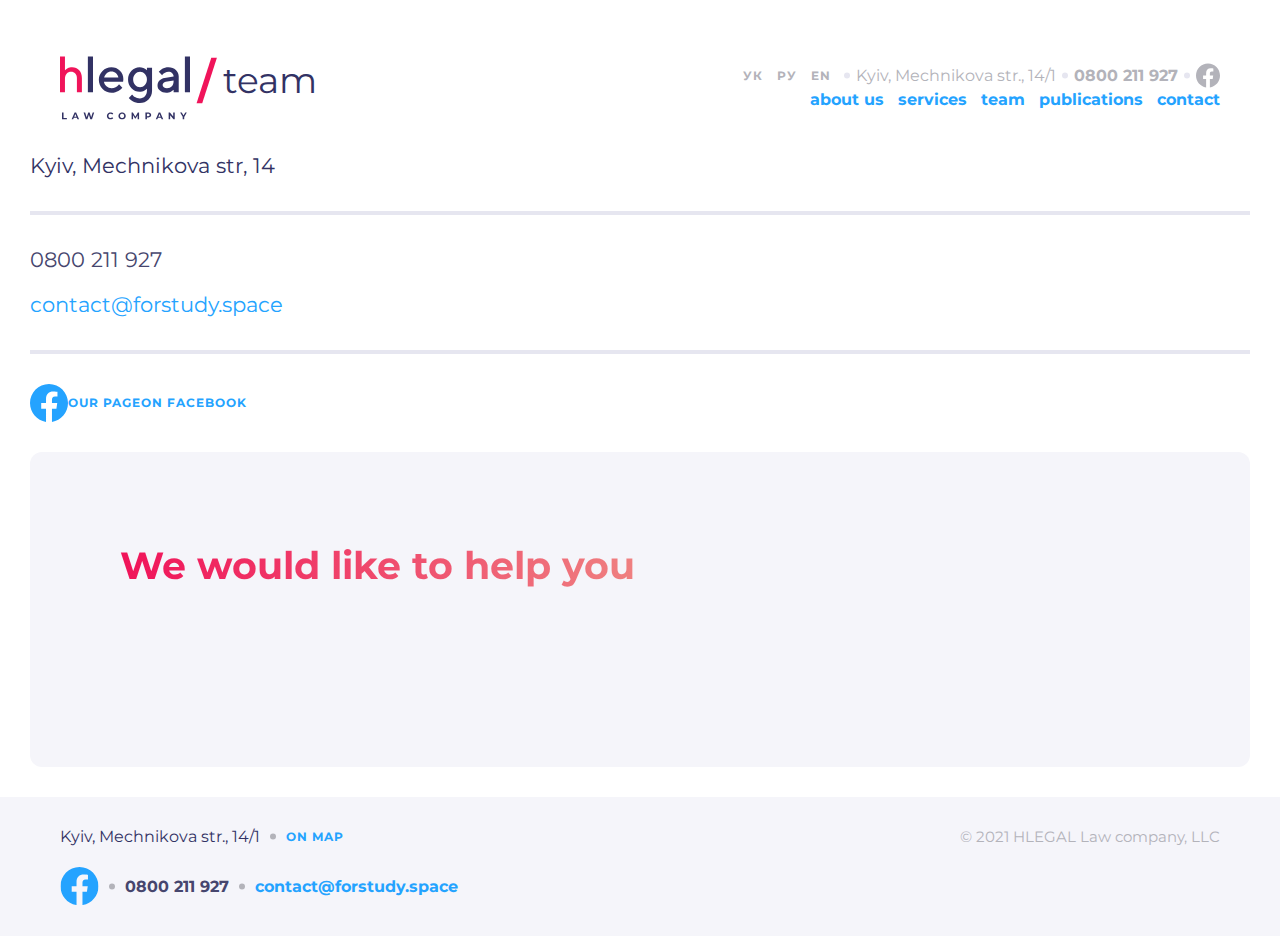
<file: contact.html>
<!DOCTYPE html>
<html lang="en">
<head>
    <meta charset="UTF-8">
    <meta name="viewport" content="width=device-width, initial-scale=1.0">
    <link rel="stylesheet" href="./Css/contact.css">
    <link href="https://fonts.googleapis.com/css2?family=Material+Symbols+Outlined" rel="stylesheet" />
    <link rel="preconnect" href="https://fonts.googleapis.com">
    <link rel="preconnect" href="https://fonts.gstatic.com" crossorigin>
    <link href="https://fonts.googleapis.com/css2?family=Montserrat:ital,wght@0,100..900;1,100..900&display=swap" rel="stylesheet">
    <title>contact</title>
</head>
<body>
    <div class="header1">
        <div class="word">
            <span  class="Language">
                УК
            </span >
            <span class="Language">
                РУ
            </span>
            <span class="Language">
                EN
            </span>
        </div>
        <div class="svg-punktum">
            <svg xmlns="http://www.w3.org/2000/svg" width="6" height="7" viewBox="0 0 6 7" fill="none">
                <circle cx="3" cy="3.5" r="3" fill="#E6E6F0"/>
            </svg>
        </div>
        <div class="adress-deader1">Kyiv, Mechnikova str., 14/1</div>
        <div class="svg-punktum">
            <svg xmlns="http://www.w3.org/2000/svg" width="6" height="7" viewBox="0 0 6 7" fill="none">
                <circle cx="3" cy="3.5" r="3" fill="#E6E6F0"/>
            </svg>
        </div>
        <div class="number">
            0800 211 927
        </div>
        <div class="svg-punktum">
            <svg xmlns="http://www.w3.org/2000/svg" width="6" height="7" viewBox="0 0 6 7" fill="none">
                <circle cx="3" cy="3.5" r="3" fill="#E6E6F0"/>
            </svg>
        </div>
        <div class="facebook-header1">
            <svg xmlns="http://www.w3.org/2000/svg" width="24" height="25" viewBox="0 0 24 25" fill="none">
                <g clip-path="url(#clip0_173518_2924)">
                    <path d="M24 12.5733C24 5.90541 18.6274 0.5 12 0.5C5.37258 0.5 0 5.90541 0 12.5733C0 18.5995 4.38823 23.5943 10.125 24.5V16.0633H7.07813V12.5733H10.125V9.91343C10.125 6.88755 11.9165 5.21615 14.6576 5.21615C15.9705 5.21615 17.3438 5.45195 17.3438 5.45195V8.42313H15.8306C14.3399 8.42313 13.875 9.35379 13.875 10.3086V12.5733H17.2031L16.6711 16.0633H13.875V24.5C19.6118 23.5943 24 18.5995 24 12.5733Z" fill="#B3B3BA"/>
                </g>
                <defs>
                    <clipPath id="clip0_173518_2924">
                    <rect width="24" height="24" fill="white" transform="translate(0 0.5)"/>
                    </clipPath>
                </defs>
            </svg>
        </div>
    </div>
    <div class="header12">
        <div class="header12-svg">
            <div class="svg-2">
                <svg class="svg-2-svg" xmlns="http://www.w3.org/2000/svg" width="80" height="30" viewBox="0 0 130 47" fill="none">
                    <path d="M4.95672 0H0V35.7986H4.95672V22.5177C4.95672 20.2709 5.51557 18.4984 6.63326 17.2502C7.75095 16.002 9.2817 15.353 11.1769 15.353C12.8049 15.353 14.1655 15.9521 15.2589 17.1004C16.3523 18.2738 16.9112 19.7466 16.9112 21.5191V35.8236H21.8922V21.5191C21.8922 18.2238 20.9932 15.6276 19.1951 13.6804C17.3971 11.7332 15.0402 10.7596 12.1731 10.7596C11.347 10.7596 10.5209 10.8594 9.71906 11.0841C8.89294 11.3088 8.2369 11.5584 7.70235 11.833C7.16781 12.1076 6.65756 12.4072 6.1959 12.7567C5.73424 13.1062 5.41838 13.3558 5.27259 13.5056C5.1268 13.6554 5.00532 13.7552 4.95672 13.8301V0Z" fill="#F0145A"/>
                    <path d="M32.9726 0H27.8628V35.7689H32.9726V0Z" fill="#323264"/>
                    <path d="M63.1114 25.293L63.3669 22.7381C63.3669 19.3145 62.2428 16.453 59.9433 14.1536C57.6439 11.8541 54.7824 10.73 51.3588 10.73C47.9352 10.73 44.9715 11.9563 42.5188 14.4091C40.0661 16.8618 38.8397 19.7744 38.8397 23.2491C38.8397 26.826 40.1172 29.8919 42.621 32.4468C45.1248 35.0017 48.1396 36.2792 51.6143 36.2792C52.9429 36.2792 54.1692 36.0748 55.3956 35.7171C56.6219 35.3083 57.6439 34.8995 58.3593 34.4907C59.1258 34.0308 59.8922 33.5199 60.5565 32.9578C61.2208 32.3957 61.6807 31.9869 61.8851 31.7314C62.0895 31.4759 62.2428 31.3226 62.345 31.1693L59.0236 27.8479L58.2571 28.8188C57.7461 29.432 56.8774 30.0452 55.6511 30.7095C54.3736 31.3737 53.0451 31.6803 51.6143 31.6803C49.6215 31.6803 47.9352 31.0671 46.5045 29.7897C45.0737 28.5122 44.205 27.0304 43.9495 25.293H63.1114ZM51.3588 15.0733C53.2495 15.0733 54.7824 15.6354 56.0599 16.7085C57.2862 17.8327 58.0527 19.2123 58.3593 20.9497H44.1539C44.6138 19.2123 45.4314 17.8327 46.7089 16.7085C47.9352 15.6354 49.5193 15.0733 51.3588 15.0733Z" fill="#323264"/>
                    <path d="M86.9429 34.2863C86.9429 36.5347 86.2786 38.3742 84.8989 39.805C83.5704 41.1846 81.8841 41.9 79.7891 41.9C78.8693 41.9 77.9496 41.7467 77.0809 41.4912C76.2122 41.2357 75.5479 40.9291 74.9859 40.5714C74.4238 40.2137 73.9128 39.856 73.4018 39.3962C72.9419 38.9363 72.6353 38.6297 72.482 38.4764C72.3287 38.3231 72.2265 38.1698 72.1244 38.0676L68.803 41.389L69.2117 41.9C69.4672 42.2577 69.9271 42.7176 70.5403 43.2285C71.1535 43.6884 71.8689 44.1994 72.6864 44.7104C73.504 45.1703 74.526 45.5791 75.8034 45.9368C77.0809 46.2944 78.4094 46.4988 79.7891 46.4988C83.2638 46.4988 86.1253 45.3236 88.5269 42.9731C90.8774 40.5714 92.0527 37.7099 92.0527 34.2352V11.241H86.9429V13.7959L86.0742 13.0294C85.5121 12.5184 84.6434 12.0074 83.4171 11.4965C82.1907 10.9855 80.8622 10.73 79.5336 10.73C76.4166 10.73 73.7595 11.9052 71.4601 14.3069C69.1606 16.7085 68.0365 19.57 68.0365 22.9936C68.0365 26.4172 69.1606 29.2787 71.4601 31.6803C73.7595 34.0819 76.4166 35.2572 79.5336 35.2572C80.4023 35.2572 81.2199 35.155 82.0885 34.9506C82.9061 34.6951 83.5704 34.4396 84.1325 34.1841C84.6945 33.9286 85.2055 33.622 85.6654 33.2644C86.1253 32.9067 86.483 32.6512 86.5852 32.549L86.9429 32.1913V34.2863ZM73.1463 22.9936C73.1463 20.8475 73.8106 19.059 75.1903 17.5772C76.5699 16.0953 78.2051 15.3288 80.0446 15.3288C81.8841 15.3288 83.5193 16.0953 84.8989 17.5772C86.2275 19.059 86.9429 20.8475 86.9429 22.9936C86.9429 25.1397 86.2275 26.9282 84.8989 28.41C83.5193 29.8919 81.8841 30.6583 80.0446 30.6583C78.2051 30.6583 76.5699 29.8919 75.1903 28.41C73.8106 26.9282 73.1463 25.1397 73.1463 22.9936Z" fill="#323264"/>
                    <path d="M118.724 35.7682V19.9277C118.724 17.3217 117.753 15.1244 115.863 13.3871C113.972 11.5987 111.519 10.73 108.504 10.73C107.329 10.73 106.154 10.8833 105.03 11.1899C103.906 11.5476 102.986 11.9052 102.321 12.314C101.657 12.7228 100.993 13.1827 100.38 13.7448C99.7666 14.2558 99.4089 14.6135 99.2045 14.8179C99.0512 15.0222 98.8979 15.1755 98.7957 15.3288L102.117 18.6502L102.781 17.7816C103.19 17.2195 103.906 16.7085 104.979 16.1464C106.052 15.5843 107.227 15.3288 108.504 15.3288C109.986 15.3288 111.213 15.7887 112.183 16.6574C113.154 17.5261 113.614 18.6502 113.614 19.9277L104.672 21.4606C102.475 21.8183 100.686 22.687 99.46 24.0667C98.1825 25.4463 97.5182 27.1326 97.5182 29.1254C97.5182 31.016 98.3358 32.6512 99.971 34.0819C101.657 35.5638 103.701 36.2792 106.205 36.2792C107.074 36.2792 107.891 36.177 108.709 35.9215C109.577 35.7171 110.242 35.4616 110.804 35.2061C111.366 34.9506 111.877 34.644 112.337 34.2863C112.797 33.9287 113.103 33.6732 113.308 33.571C113.461 33.4177 113.563 33.2644 113.614 33.2133V35.7682H118.724ZM106.971 31.6803C105.643 31.6803 104.57 31.3737 103.803 30.7606C102.986 30.1474 102.628 29.432 102.628 28.6144C102.628 27.7457 102.884 26.9793 103.446 26.4172C104.008 25.8551 104.774 25.4463 105.694 25.293L113.614 24.0156V24.5265C113.614 26.826 113.052 28.5633 111.877 29.8408C110.702 31.0671 109.066 31.6803 106.971 31.6803Z" fill="#323264"/>
                    <path d="M130 0H124.89V35.7689H130V0Z" fill="#323264"/>
                </svg>
                <svg class="svg-3-svg" xmlns="http://www.w3.org/2000/svg" width="12" height="28" viewBox="0 0 12 26" fill="none">
                    <path fill-rule="evenodd" clip-rule="evenodd" d="M8.72803 0H11.9503L3.5555 26H0.333252L8.72803 0Z" fill="#F0145A"/>
                </svg>
                <span class="about-us">about us</span>
            </div>
            <svg class="svg-4-svg" xmlns="http://www.w3.org/2000/svg" width="80" height="10" viewBox="0 0 70 5" fill="none">
                <path d="M0 0.329778H0.852878V3.32012H2.70078V4.01506H0V0.329778Z" fill="#323264"/>
                <path d="M8.26752 3.22535H6.5565L6.23009 4.01506H5.35615L6.99873 0.329778H7.84108L9.48893 4.01506H8.59393L8.26752 3.22535ZM7.99902 2.5778L7.41464 1.16686L6.83026 2.5778H7.99902Z" fill="#323264"/>
                <path d="M17.8731 0.329778L16.6675 4.01506H15.7515L14.9407 1.5196L14.1036 4.01506H13.1928L11.982 0.329778H12.8664L13.6982 2.92L14.5669 0.329778H15.3566L16.199 2.94106L17.0571 0.329778H17.8731Z" fill="#323264"/>
                <path d="M26.9457 4.07823C26.5702 4.07823 26.2297 3.99751 25.9244 3.83606C25.6225 3.6711 25.3838 3.44472 25.2084 3.15691C25.0364 2.8656 24.9504 2.53743 24.9504 2.17242C24.9504 1.8074 25.0364 1.48099 25.2084 1.19319C25.3838 0.901873 25.6225 0.675492 25.9244 0.514042C26.2297 0.349082 26.5719 0.266602 26.951 0.266602C27.2704 0.266602 27.5582 0.322758 27.8144 0.435071C28.0741 0.547385 28.2917 0.708835 28.4672 0.919422L27.9197 1.42483C27.6705 1.13703 27.3616 0.993128 26.9931 0.993128C26.7649 0.993128 26.5614 1.04402 26.3824 1.1458C26.2034 1.24408 26.063 1.38271 25.9612 1.56171C25.8629 1.74071 25.8138 1.94428 25.8138 2.17242C25.8138 2.40055 25.8629 2.60412 25.9612 2.78312C26.063 2.96212 26.2034 3.10251 26.3824 3.20429C26.5614 3.30257 26.7649 3.35171 26.9931 3.35171C27.3616 3.35171 27.6705 3.20605 27.9197 2.91474L28.4672 3.42015C28.2917 3.63424 28.0741 3.79745 27.8144 3.90976C27.5547 4.02208 27.2651 4.07823 26.9457 4.07823Z" fill="#323264"/>
                <path d="M33.3831 4.07823C33.0005 4.07823 32.6548 3.99575 32.3459 3.83079C32.0406 3.66583 31.8002 3.43945 31.6247 3.15165C31.4527 2.86034 31.3667 2.53393 31.3667 2.17242C31.3667 1.81091 31.4527 1.48625 31.6247 1.19845C31.8002 0.907138 32.0406 0.679002 32.3459 0.514042C32.6548 0.349082 33.0005 0.266602 33.3831 0.266602C33.7657 0.266602 34.1096 0.349082 34.415 0.514042C34.7203 0.679002 34.9607 0.907138 35.1362 1.19845C35.3117 1.48625 35.3995 1.81091 35.3995 2.17242C35.3995 2.53393 35.3117 2.86034 35.1362 3.15165C34.9607 3.43945 34.7203 3.66583 34.415 3.83079C34.1096 3.99575 33.7657 4.07823 33.3831 4.07823ZM33.3831 3.35171C33.6007 3.35171 33.7972 3.30257 33.9727 3.20429C34.1482 3.10251 34.2851 2.96212 34.3834 2.78312C34.4852 2.60412 34.5361 2.40055 34.5361 2.17242C34.5361 1.94428 34.4852 1.74071 34.3834 1.56171C34.2851 1.38271 34.1482 1.24408 33.9727 1.1458C33.7972 1.04402 33.6007 0.993128 33.3831 0.993128C33.1655 0.993128 32.9689 1.04402 32.7934 1.1458C32.618 1.24408 32.4793 1.38271 32.3775 1.56171C32.2793 1.74071 32.2301 1.94428 32.2301 2.17242C32.2301 2.40055 32.2793 2.60412 32.3775 2.78312C32.4793 2.96212 32.618 3.10251 32.7934 3.20429C32.9689 3.30257 33.1655 3.35171 33.3831 3.35171Z" fill="#323264"/>
                <path d="M42.0264 4.01506L42.0211 1.80389L40.9366 3.62547H40.5523L39.473 1.85127V4.01506H38.6728V0.329778H39.3782L40.7576 2.61992L42.1159 0.329778H42.8161L42.8266 4.01506H42.0264Z" fill="#323264"/>
                <path d="M47.9285 0.329778C48.2549 0.329778 48.5374 0.384179 48.7761 0.492983C49.0183 0.601786 49.2043 0.756217 49.3342 0.956275C49.464 1.15633 49.529 1.39324 49.529 1.66701C49.529 1.93726 49.464 2.17417 49.3342 2.37774C49.2043 2.5778 49.0183 2.73223 48.7761 2.84103C48.5374 2.94633 48.2549 2.99897 47.9285 2.99897H47.1862V4.01506H46.3333V0.329778H47.9285ZM47.8811 2.30403C48.1373 2.30403 48.3321 2.24963 48.4655 2.14083C48.5989 2.02852 48.6656 1.87057 48.6656 1.66701C48.6656 1.45993 48.5989 1.30199 48.4655 1.19319C48.3321 1.08087 48.1373 1.02472 47.8811 1.02472H47.1862V2.30403H47.8811Z" fill="#323264"/>
                <path d="M55.0121 3.22535H53.3011L52.9747 4.01506H52.1008L53.7433 0.329778H54.5857L56.2335 4.01506H55.3385L55.0121 3.22535ZM54.7436 2.5778L54.1592 1.16686L53.5749 2.5778H54.7436Z" fill="#323264"/>
                <path d="M62.6281 0.329778V4.01506H61.9279L60.0906 1.77757V4.01506H59.2482V0.329778H59.9537L61.7858 2.56727V0.329778H62.6281Z" fill="#323264"/>
                <path d="M67.9013 2.70941V4.01506H67.0485V2.69888L65.6217 0.329778H66.5273L67.5117 1.96709L68.4963 0.329778H69.3333L67.9013 2.70941Z" fill="#323264"/>
            </svg>
        </div>
        <svg class="svg-header12-3line" xmlns="http://www.w3.org/2000/svg" width="32" height="33" viewBox="0 0 32 33" fill="none">
            <path d="M7 10.5H25" stroke="#323264" stroke-width="2"/>
            <path d="M7 16.5H25" stroke="#323264" stroke-width="2"/>
            <path d="M7 22.5H25" stroke="#323264" stroke-width="2"/>
        </svg>
    </div>
    <div class="header13">
        <ul class="header13-ul">
            <li class="header13-ul-nav">
                <a href="./index.html">about us</a>
            </li>
            <li class="header13-ul-nav">services</li>
            <li class="header13-ul-nav">team</li>
            <li class="header13-ul-nav">publications</li>
            <li class="header13-ul-nav">contact</li>
        </ul>
    </div>
    <div class="header12-header1-header13">
        <div class="header12">
            <div class="header12-svg">
                <div class="svg-2">
                    <svg class="svg-2-svg" xmlns="http://www.w3.org/2000/svg" width="80" height="30" viewBox="0 0 130 47" fill="none">
                        <path d="M4.95672 0H0V35.7986H4.95672V22.5177C4.95672 20.2709 5.51557 18.4984 6.63326 17.2502C7.75095 16.002 9.2817 15.353 11.1769 15.353C12.8049 15.353 14.1655 15.9521 15.2589 17.1004C16.3523 18.2738 16.9112 19.7466 16.9112 21.5191V35.8236H21.8922V21.5191C21.8922 18.2238 20.9932 15.6276 19.1951 13.6804C17.3971 11.7332 15.0402 10.7596 12.1731 10.7596C11.347 10.7596 10.5209 10.8594 9.71906 11.0841C8.89294 11.3088 8.2369 11.5584 7.70235 11.833C7.16781 12.1076 6.65756 12.4072 6.1959 12.7567C5.73424 13.1062 5.41838 13.3558 5.27259 13.5056C5.1268 13.6554 5.00532 13.7552 4.95672 13.8301V0Z" fill="#F0145A"/>
                        <path d="M32.9726 0H27.8628V35.7689H32.9726V0Z" fill="#323264"/>
                        <path d="M63.1114 25.293L63.3669 22.7381C63.3669 19.3145 62.2428 16.453 59.9433 14.1536C57.6439 11.8541 54.7824 10.73 51.3588 10.73C47.9352 10.73 44.9715 11.9563 42.5188 14.4091C40.0661 16.8618 38.8397 19.7744 38.8397 23.2491C38.8397 26.826 40.1172 29.8919 42.621 32.4468C45.1248 35.0017 48.1396 36.2792 51.6143 36.2792C52.9429 36.2792 54.1692 36.0748 55.3956 35.7171C56.6219 35.3083 57.6439 34.8995 58.3593 34.4907C59.1258 34.0308 59.8922 33.5199 60.5565 32.9578C61.2208 32.3957 61.6807 31.9869 61.8851 31.7314C62.0895 31.4759 62.2428 31.3226 62.345 31.1693L59.0236 27.8479L58.2571 28.8188C57.7461 29.432 56.8774 30.0452 55.6511 30.7095C54.3736 31.3737 53.0451 31.6803 51.6143 31.6803C49.6215 31.6803 47.9352 31.0671 46.5045 29.7897C45.0737 28.5122 44.205 27.0304 43.9495 25.293H63.1114ZM51.3588 15.0733C53.2495 15.0733 54.7824 15.6354 56.0599 16.7085C57.2862 17.8327 58.0527 19.2123 58.3593 20.9497H44.1539C44.6138 19.2123 45.4314 17.8327 46.7089 16.7085C47.9352 15.6354 49.5193 15.0733 51.3588 15.0733Z" fill="#323264"/>
                        <path d="M86.9429 34.2863C86.9429 36.5347 86.2786 38.3742 84.8989 39.805C83.5704 41.1846 81.8841 41.9 79.7891 41.9C78.8693 41.9 77.9496 41.7467 77.0809 41.4912C76.2122 41.2357 75.5479 40.9291 74.9859 40.5714C74.4238 40.2137 73.9128 39.856 73.4018 39.3962C72.9419 38.9363 72.6353 38.6297 72.482 38.4764C72.3287 38.3231 72.2265 38.1698 72.1244 38.0676L68.803 41.389L69.2117 41.9C69.4672 42.2577 69.9271 42.7176 70.5403 43.2285C71.1535 43.6884 71.8689 44.1994 72.6864 44.7104C73.504 45.1703 74.526 45.5791 75.8034 45.9368C77.0809 46.2944 78.4094 46.4988 79.7891 46.4988C83.2638 46.4988 86.1253 45.3236 88.5269 42.9731C90.8774 40.5714 92.0527 37.7099 92.0527 34.2352V11.241H86.9429V13.7959L86.0742 13.0294C85.5121 12.5184 84.6434 12.0074 83.4171 11.4965C82.1907 10.9855 80.8622 10.73 79.5336 10.73C76.4166 10.73 73.7595 11.9052 71.4601 14.3069C69.1606 16.7085 68.0365 19.57 68.0365 22.9936C68.0365 26.4172 69.1606 29.2787 71.4601 31.6803C73.7595 34.0819 76.4166 35.2572 79.5336 35.2572C80.4023 35.2572 81.2199 35.155 82.0885 34.9506C82.9061 34.6951 83.5704 34.4396 84.1325 34.1841C84.6945 33.9286 85.2055 33.622 85.6654 33.2644C86.1253 32.9067 86.483 32.6512 86.5852 32.549L86.9429 32.1913V34.2863ZM73.1463 22.9936C73.1463 20.8475 73.8106 19.059 75.1903 17.5772C76.5699 16.0953 78.2051 15.3288 80.0446 15.3288C81.8841 15.3288 83.5193 16.0953 84.8989 17.5772C86.2275 19.059 86.9429 20.8475 86.9429 22.9936C86.9429 25.1397 86.2275 26.9282 84.8989 28.41C83.5193 29.8919 81.8841 30.6583 80.0446 30.6583C78.2051 30.6583 76.5699 29.8919 75.1903 28.41C73.8106 26.9282 73.1463 25.1397 73.1463 22.9936Z" fill="#323264"/>
                        <path d="M118.724 35.7682V19.9277C118.724 17.3217 117.753 15.1244 115.863 13.3871C113.972 11.5987 111.519 10.73 108.504 10.73C107.329 10.73 106.154 10.8833 105.03 11.1899C103.906 11.5476 102.986 11.9052 102.321 12.314C101.657 12.7228 100.993 13.1827 100.38 13.7448C99.7666 14.2558 99.4089 14.6135 99.2045 14.8179C99.0512 15.0222 98.8979 15.1755 98.7957 15.3288L102.117 18.6502L102.781 17.7816C103.19 17.2195 103.906 16.7085 104.979 16.1464C106.052 15.5843 107.227 15.3288 108.504 15.3288C109.986 15.3288 111.213 15.7887 112.183 16.6574C113.154 17.5261 113.614 18.6502 113.614 19.9277L104.672 21.4606C102.475 21.8183 100.686 22.687 99.46 24.0667C98.1825 25.4463 97.5182 27.1326 97.5182 29.1254C97.5182 31.016 98.3358 32.6512 99.971 34.0819C101.657 35.5638 103.701 36.2792 106.205 36.2792C107.074 36.2792 107.891 36.177 108.709 35.9215C109.577 35.7171 110.242 35.4616 110.804 35.2061C111.366 34.9506 111.877 34.644 112.337 34.2863C112.797 33.9287 113.103 33.6732 113.308 33.571C113.461 33.4177 113.563 33.2644 113.614 33.2133V35.7682H118.724ZM106.971 31.6803C105.643 31.6803 104.57 31.3737 103.803 30.7606C102.986 30.1474 102.628 29.432 102.628 28.6144C102.628 27.7457 102.884 26.9793 103.446 26.4172C104.008 25.8551 104.774 25.4463 105.694 25.293L113.614 24.0156V24.5265C113.614 26.826 113.052 28.5633 111.877 29.8408C110.702 31.0671 109.066 31.6803 106.971 31.6803Z" fill="#323264"/>
                        <path d="M130 0H124.89V35.7689H130V0Z" fill="#323264"/>
                    </svg>
                    <svg class="svg-3-svg" xmlns="http://www.w3.org/2000/svg" width="12" height="28" viewBox="0 0 12 26" fill="none">
                        <path fill-rule="evenodd" clip-rule="evenodd" d="M8.72803 0H11.9503L3.5555 26H0.333252L8.72803 0Z" fill="#F0145A"/>
                    </svg>
                    <span class="about-us">team</span>
                </div>
                <svg class="svg-4-svg" xmlns="http://www.w3.org/2000/svg" width="80" height="10" viewBox="0 0 70 5" fill="none">
                    <path d="M0 0.329778H0.852878V3.32012H2.70078V4.01506H0V0.329778Z" fill="#323264"/>
                    <path d="M8.26752 3.22535H6.5565L6.23009 4.01506H5.35615L6.99873 0.329778H7.84108L9.48893 4.01506H8.59393L8.26752 3.22535ZM7.99902 2.5778L7.41464 1.16686L6.83026 2.5778H7.99902Z" fill="#323264"/>
                    <path d="M17.8731 0.329778L16.6675 4.01506H15.7515L14.9407 1.5196L14.1036 4.01506H13.1928L11.982 0.329778H12.8664L13.6982 2.92L14.5669 0.329778H15.3566L16.199 2.94106L17.0571 0.329778H17.8731Z" fill="#323264"/>
                    <path d="M26.9457 4.07823C26.5702 4.07823 26.2297 3.99751 25.9244 3.83606C25.6225 3.6711 25.3838 3.44472 25.2084 3.15691C25.0364 2.8656 24.9504 2.53743 24.9504 2.17242C24.9504 1.8074 25.0364 1.48099 25.2084 1.19319C25.3838 0.901873 25.6225 0.675492 25.9244 0.514042C26.2297 0.349082 26.5719 0.266602 26.951 0.266602C27.2704 0.266602 27.5582 0.322758 27.8144 0.435071C28.0741 0.547385 28.2917 0.708835 28.4672 0.919422L27.9197 1.42483C27.6705 1.13703 27.3616 0.993128 26.9931 0.993128C26.7649 0.993128 26.5614 1.04402 26.3824 1.1458C26.2034 1.24408 26.063 1.38271 25.9612 1.56171C25.8629 1.74071 25.8138 1.94428 25.8138 2.17242C25.8138 2.40055 25.8629 2.60412 25.9612 2.78312C26.063 2.96212 26.2034 3.10251 26.3824 3.20429C26.5614 3.30257 26.7649 3.35171 26.9931 3.35171C27.3616 3.35171 27.6705 3.20605 27.9197 2.91474L28.4672 3.42015C28.2917 3.63424 28.0741 3.79745 27.8144 3.90976C27.5547 4.02208 27.2651 4.07823 26.9457 4.07823Z" fill="#323264"/>
                    <path d="M33.3831 4.07823C33.0005 4.07823 32.6548 3.99575 32.3459 3.83079C32.0406 3.66583 31.8002 3.43945 31.6247 3.15165C31.4527 2.86034 31.3667 2.53393 31.3667 2.17242C31.3667 1.81091 31.4527 1.48625 31.6247 1.19845C31.8002 0.907138 32.0406 0.679002 32.3459 0.514042C32.6548 0.349082 33.0005 0.266602 33.3831 0.266602C33.7657 0.266602 34.1096 0.349082 34.415 0.514042C34.7203 0.679002 34.9607 0.907138 35.1362 1.19845C35.3117 1.48625 35.3995 1.81091 35.3995 2.17242C35.3995 2.53393 35.3117 2.86034 35.1362 3.15165C34.9607 3.43945 34.7203 3.66583 34.415 3.83079C34.1096 3.99575 33.7657 4.07823 33.3831 4.07823ZM33.3831 3.35171C33.6007 3.35171 33.7972 3.30257 33.9727 3.20429C34.1482 3.10251 34.2851 2.96212 34.3834 2.78312C34.4852 2.60412 34.5361 2.40055 34.5361 2.17242C34.5361 1.94428 34.4852 1.74071 34.3834 1.56171C34.2851 1.38271 34.1482 1.24408 33.9727 1.1458C33.7972 1.04402 33.6007 0.993128 33.3831 0.993128C33.1655 0.993128 32.9689 1.04402 32.7934 1.1458C32.618 1.24408 32.4793 1.38271 32.3775 1.56171C32.2793 1.74071 32.2301 1.94428 32.2301 2.17242C32.2301 2.40055 32.2793 2.60412 32.3775 2.78312C32.4793 2.96212 32.618 3.10251 32.7934 3.20429C32.9689 3.30257 33.1655 3.35171 33.3831 3.35171Z" fill="#323264"/>
                    <path d="M42.0264 4.01506L42.0211 1.80389L40.9366 3.62547H40.5523L39.473 1.85127V4.01506H38.6728V0.329778H39.3782L40.7576 2.61992L42.1159 0.329778H42.8161L42.8266 4.01506H42.0264Z" fill="#323264"/>
                    <path d="M47.9285 0.329778C48.2549 0.329778 48.5374 0.384179 48.7761 0.492983C49.0183 0.601786 49.2043 0.756217 49.3342 0.956275C49.464 1.15633 49.529 1.39324 49.529 1.66701C49.529 1.93726 49.464 2.17417 49.3342 2.37774C49.2043 2.5778 49.0183 2.73223 48.7761 2.84103C48.5374 2.94633 48.2549 2.99897 47.9285 2.99897H47.1862V4.01506H46.3333V0.329778H47.9285ZM47.8811 2.30403C48.1373 2.30403 48.3321 2.24963 48.4655 2.14083C48.5989 2.02852 48.6656 1.87057 48.6656 1.66701C48.6656 1.45993 48.5989 1.30199 48.4655 1.19319C48.3321 1.08087 48.1373 1.02472 47.8811 1.02472H47.1862V2.30403H47.8811Z" fill="#323264"/>
                    <path d="M55.0121 3.22535H53.3011L52.9747 4.01506H52.1008L53.7433 0.329778H54.5857L56.2335 4.01506H55.3385L55.0121 3.22535ZM54.7436 2.5778L54.1592 1.16686L53.5749 2.5778H54.7436Z" fill="#323264"/>
                    <path d="M62.6281 0.329778V4.01506H61.9279L60.0906 1.77757V4.01506H59.2482V0.329778H59.9537L61.7858 2.56727V0.329778H62.6281Z" fill="#323264"/>
                    <path d="M67.9013 2.70941V4.01506H67.0485V2.69888L65.6217 0.329778H66.5273L67.5117 1.96709L68.4963 0.329778H69.3333L67.9013 2.70941Z" fill="#323264"/>
                </svg>
            </div>
            <svg class="svg-header12-3line" xmlns="http://www.w3.org/2000/svg" width="32" height="33" viewBox="0 0 32 33" fill="none">
                <path d="M7 10.5H25" stroke="#323264" stroke-width="2"/>
                <path d="M7 16.5H25" stroke="#323264" stroke-width="2"/>
                <path d="M7 22.5H25" stroke="#323264" stroke-width="2"/>
            </svg>
        </div>
        <div class="header1-header13">
            <div class="header1">
        <div class="word">
            <span  class="Language">
                УК
            </span >
            <span class="Language">
                РУ
            </span>
            <span class="Language">
                EN
            </span>
        </div>
        <div class="svg-punktum">
            <svg xmlns="http://www.w3.org/2000/svg" width="6" height="7" viewBox="0 0 6 7" fill="none">
                <circle cx="3" cy="3.5" r="3" fill="#E6E6F0"/>
            </svg>
        </div>
        <div class="adress-deader1">Kyiv, Mechnikova str., 14/1</div>
        <div class="svg-punktum">
            <svg xmlns="http://www.w3.org/2000/svg" width="6" height="7" viewBox="0 0 6 7" fill="none">
                <circle cx="3" cy="3.5" r="3" fill="#E6E6F0"/>
            </svg>
        </div>
        <div class="number">
            0800 211 927
        </div>
        <div class="svg-punktum">
            <svg xmlns="http://www.w3.org/2000/svg" width="6" height="7" viewBox="0 0 6 7" fill="none">
                <circle cx="3" cy="3.5" r="3" fill="#E6E6F0"/>
            </svg>
        </div>
        <div class="facebook-header1">
            <svg xmlns="http://www.w3.org/2000/svg" width="24" height="25" viewBox="0 0 24 25" fill="none">
                <g clip-path="url(#clip0_173518_2924)">
                    <path d="M24 12.5733C24 5.90541 18.6274 0.5 12 0.5C5.37258 0.5 0 5.90541 0 12.5733C0 18.5995 4.38823 23.5943 10.125 24.5V16.0633H7.07813V12.5733H10.125V9.91343C10.125 6.88755 11.9165 5.21615 14.6576 5.21615C15.9705 5.21615 17.3438 5.45195 17.3438 5.45195V8.42313H15.8306C14.3399 8.42313 13.875 9.35379 13.875 10.3086V12.5733H17.2031L16.6711 16.0633H13.875V24.5C19.6118 23.5943 24 18.5995 24 12.5733Z" fill="#B3B3BA"/>
                </g>
                <defs>
                    <clipPath id="clip0_173518_2924">
                    <rect width="24" height="24" fill="white" transform="translate(0 0.5)"/>
                    </clipPath>
                </defs>
            </svg>
        </div>
            </div>
            <div class="header13">
                <ul class="header13-ul">
                    <li class="header13-ul-nav"><a class="header13-ul-nav" href="./index.html">about us</a></li>
                    <li class="header13-ul-nav">services</li>
                    <li class="header13-ul-nav">team</li>
                    <li class="header13-ul-nav">publications</li>
                    <li class="header13-ul-nav">contact</li>
                </ul>
            </div>
        </div>
    </div>
    <div class="base-alle-contact">
        <div class="base-alle-contact-part">
            <div class="base-alle-contact-adres">
                <p class="base-alle-contact-adres-text">Kyiv, Mechnikova str, 14</p>
            </div>
            <div class="base-alle-contact-number">
                <p class="base-alle-number">0800 211 927</p>
                <p class="base-alle-contact-text">contact@forstudy.space</p>
            </div>
            <div class="base-alle-contact-svg-page">
                <svg xmlns="http://www.w3.org/2000/svg" width="38" height="38" viewBox="0 0 38 38" fill="none">
                    <g clip-path="url(#clip0_22724_6982)">
                        <path d="M38 19.1161C38 8.55857 29.4934 0 19 0C8.50658 0 0 8.55857 0 19.1161C0 28.6575 6.94803 36.5659 16.0312 38V24.6419H11.207V19.1161H16.0312V14.9046C16.0312 10.1136 18.8678 7.46723 23.2078 7.46723C25.2866 7.46723 27.4609 7.84059 27.4609 7.84059V12.545H25.0651C22.7048 12.545 21.9688 14.0185 21.9688 15.5302V19.1161H27.2383L26.3959 24.6419H21.9688V38C31.052 36.5659 38 28.6575 38 19.1161Z" fill="#24A3FF"/>
                    </g>
                    <defs>
                        <clipPath id="clip0_22724_6982">
                        <rect width="38" height="38" fill="white"/>
                        </clipPath>
                    </defs>
                </svg>
                <p class="base-alle-contact-page">Our pageon facebook</p>
            </div>
        </div>
        <div class="div-would-like-to">
            <div class="body1">
                <div class="nav">
                    <h1 class="hhh1">We would like to help you</h1>
                </div>
            </div>
            <div>

            </div>
        </div>
    </div>
    <footer class="footer-mobil1">
        <div class="full-footer-mobil1-full-svg-footer-mobil1">
            <div class="full-footer-mobil1">
                <span class="adres-footer">Kyiv, Mechnikova str., 14/1</span>
                <svg svg class="footer-mobil1-svg" xmlns="http://www.w3.org/2000/svg" width="6" height="7" viewBox="0 0 6 7" fill="none">
                    <circle cx="3" cy="3.6001" r="3" fill="#B3B3BA"/>
                </svg>
                <span class="map-footer">On map</span>
            </div>
            <div class="full-svg-footer-mobil1">
                <svg xmlns="http://www.w3.org/2000/svg" width="39" height="39" viewBox="0 0 39 39" fill="none">
                    <g clip-path="url(#clip0_173518_1446)">
                        <path d="M38.5 19.1786C38.5 8.62107 29.9934 0.0625 19.5 0.0625C9.00658 0.0625 0.5 8.62107 0.5 19.1786C0.5 28.72 7.44803 36.6284 16.5312 38.0625V24.7044H11.707V19.1786H16.5312V14.9671C16.5312 10.1761 19.3678 7.52973 23.7078 7.52973C25.7866 7.52973 27.9609 7.90309 27.9609 7.90309V12.6075H25.5651C23.2048 12.6075 22.4688 14.081 22.4688 15.5927V19.1786H27.7383L26.8959 24.7044H22.4688V38.0625C31.552 36.6284 38.5 28.72 38.5 19.1786Z" fill="#24A3FF"/>
                    </g>
                    <defs>
                        <clipPath id="clip0_173518_1446">
                        <rect width="38" height="38" fill="white" transform="translate(0.5 0.0625)"/>
                        </clipPath>
                    </defs>
                </svg>
                <svg class="svg-full-svg-footer-mobil1" xmlns="http://www.w3.org/2000/svg" width="6" height="7" viewBox="0 0 6 7" fill="none">
                    <circle cx="3" cy="3.6001" r="3" fill="#B3B3BA"/>
                </svg>
                <span class="number-footer">0800 211 927</span>
                <svg class="svg-full-svg-footer-mobil1" xmlns="http://www.w3.org/2000/svg" width="6" height="7" viewBox="0 0 6 7" fill="none">
                    <circle cx="3" cy="3.6001" r="3" fill="#B3B3BA"/>
                </svg>
                <span class="contact-footer">contact@forstudy.space</span>
            </div>
        </div>
        <p class="c-footer">© 2021 HLEGAL Law company, LLC</p>
    </footer>
</body>
</html>
</file>
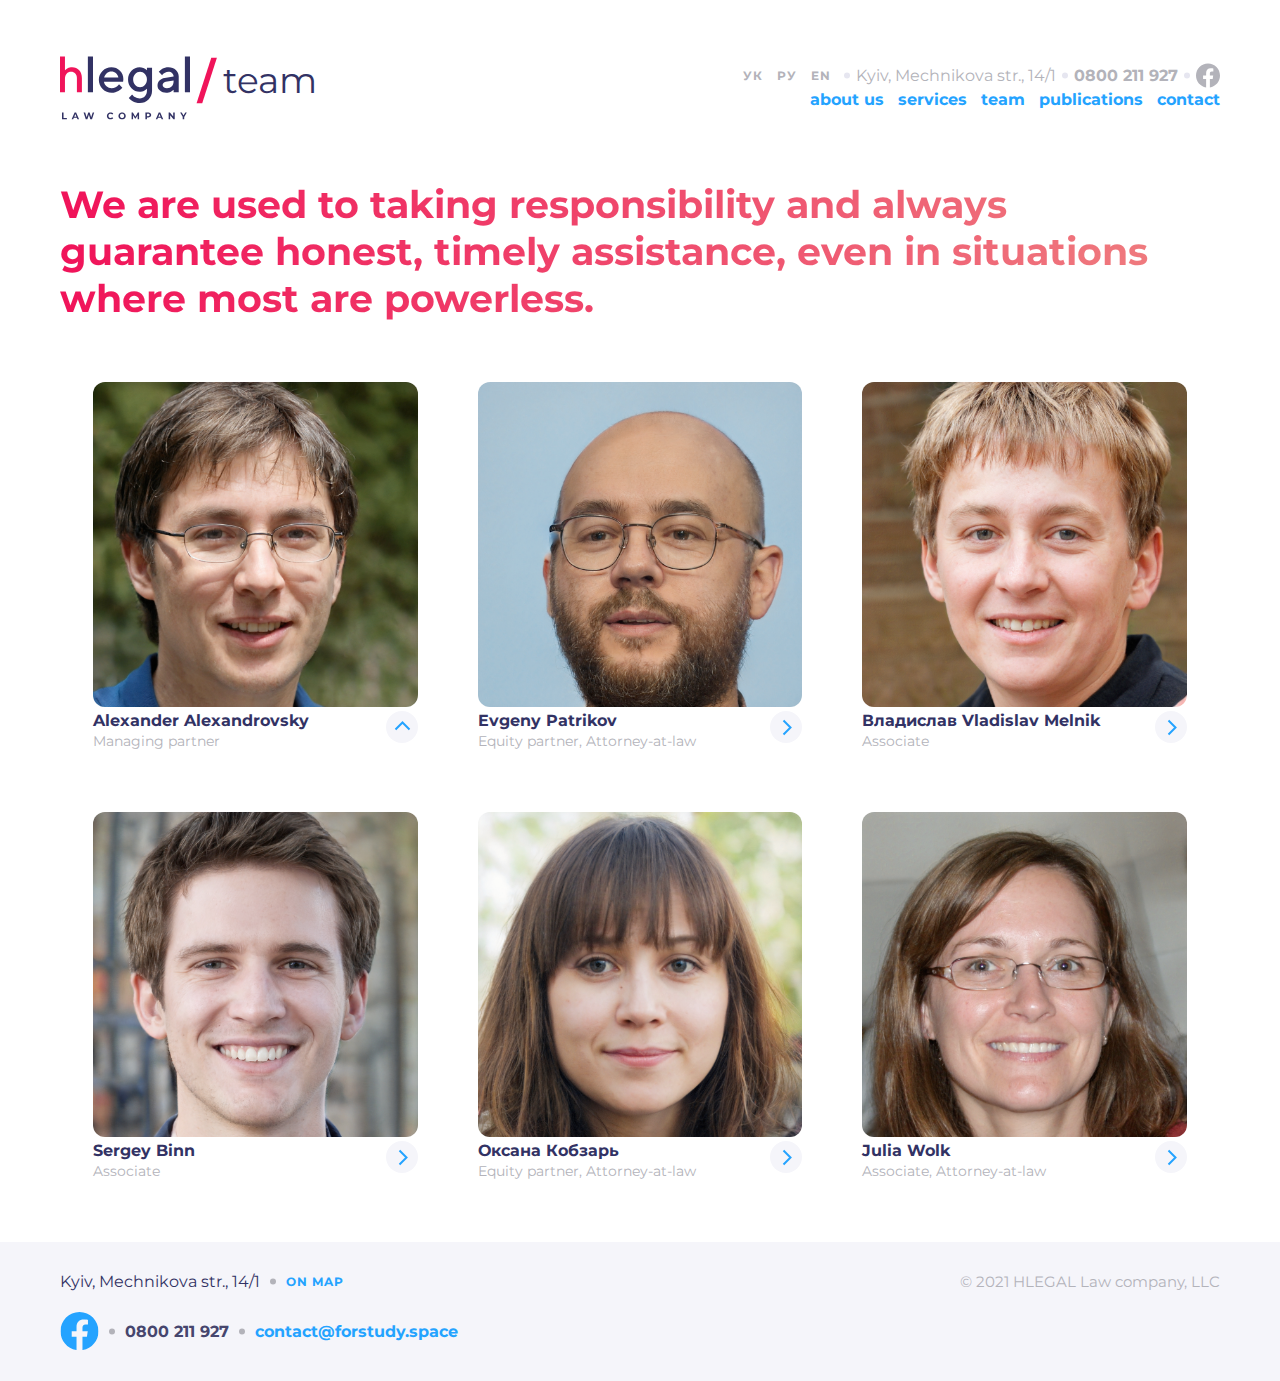
<file: team.html>
<!DOCTYPE html>
<html lang="en">
<head>
    <meta charset="UTF-8">
    <meta name="viewport" content="width=device-width, initial-scale=1.0">
    <link rel="stylesheet" href="./Css/team.css">
    <link href="https://fonts.googleapis.com/css2?family=Material+Symbols+Outlined" rel="stylesheet" />
    <link rel="preconnect" href="https://fonts.googleapis.com">
    <link rel="preconnect" href="https://fonts.gstatic.com" crossorigin>
    <link href="https://fonts.googleapis.com/css2?family=Montserrat:ital,wght@0,100..900;1,100..900&display=swap" rel="stylesheet">
    <title>Team</title>
</head>
<body>
        <header>
        <div class="header1">
            <div class="word">
                <span  class="Language">
                    УК
                </span >
                <span class="Language">
                    РУ
                </span>
                <span class="Language">
                    EN
                </span>
            </div>
            <div class="svg-punktum">
                <svg xmlns="http://www.w3.org/2000/svg" width="6" height="7" viewBox="0 0 6 7" fill="none">
                    <circle cx="3" cy="3.5" r="3" fill="#E6E6F0"/>
                </svg>
            </div>
            <div class="adress-deader1">Kyiv, Mechnikova str., 14/1</div>
            <div class="svg-punktum">
                <svg xmlns="http://www.w3.org/2000/svg" width="6" height="7" viewBox="0 0 6 7" fill="none">
                    <circle cx="3" cy="3.5" r="3" fill="#E6E6F0"/>
                </svg>
            </div>
            <div class="number">
                0800 211 927
            </div>
            <div class="svg-punktum">
                <svg xmlns="http://www.w3.org/2000/svg" width="6" height="7" viewBox="0 0 6 7" fill="none">
                    <circle cx="3" cy="3.5" r="3" fill="#E6E6F0"/>
                </svg>
            </div>
            <div class="facebook-header1">
                <svg xmlns="http://www.w3.org/2000/svg" width="24" height="25" viewBox="0 0 24 25" fill="none">
                    <g clip-path="url(#clip0_173518_2924)">
                        <path d="M24 12.5733C24 5.90541 18.6274 0.5 12 0.5C5.37258 0.5 0 5.90541 0 12.5733C0 18.5995 4.38823 23.5943 10.125 24.5V16.0633H7.07813V12.5733H10.125V9.91343C10.125 6.88755 11.9165 5.21615 14.6576 5.21615C15.9705 5.21615 17.3438 5.45195 17.3438 5.45195V8.42313H15.8306C14.3399 8.42313 13.875 9.35379 13.875 10.3086V12.5733H17.2031L16.6711 16.0633H13.875V24.5C19.6118 23.5943 24 18.5995 24 12.5733Z" fill="#B3B3BA"/>
                    </g>
                    <defs>
                        <clipPath id="clip0_173518_2924">
                        <rect width="24" height="24" fill="white" transform="translate(0 0.5)"/>
                        </clipPath>
                    </defs>
                </svg>
            </div>
        </div>
        <div class="header12">
            <div class="header12-svg">
                <div class="svg-2">
                    <svg class="svg-2-svg" xmlns="http://www.w3.org/2000/svg" width="80" height="30" viewBox="0 0 130 47" fill="none">
                        <path d="M4.95672 0H0V35.7986H4.95672V22.5177C4.95672 20.2709 5.51557 18.4984 6.63326 17.2502C7.75095 16.002 9.2817 15.353 11.1769 15.353C12.8049 15.353 14.1655 15.9521 15.2589 17.1004C16.3523 18.2738 16.9112 19.7466 16.9112 21.5191V35.8236H21.8922V21.5191C21.8922 18.2238 20.9932 15.6276 19.1951 13.6804C17.3971 11.7332 15.0402 10.7596 12.1731 10.7596C11.347 10.7596 10.5209 10.8594 9.71906 11.0841C8.89294 11.3088 8.2369 11.5584 7.70235 11.833C7.16781 12.1076 6.65756 12.4072 6.1959 12.7567C5.73424 13.1062 5.41838 13.3558 5.27259 13.5056C5.1268 13.6554 5.00532 13.7552 4.95672 13.8301V0Z" fill="#F0145A"/>
                        <path d="M32.9726 0H27.8628V35.7689H32.9726V0Z" fill="#323264"/>
                        <path d="M63.1114 25.293L63.3669 22.7381C63.3669 19.3145 62.2428 16.453 59.9433 14.1536C57.6439 11.8541 54.7824 10.73 51.3588 10.73C47.9352 10.73 44.9715 11.9563 42.5188 14.4091C40.0661 16.8618 38.8397 19.7744 38.8397 23.2491C38.8397 26.826 40.1172 29.8919 42.621 32.4468C45.1248 35.0017 48.1396 36.2792 51.6143 36.2792C52.9429 36.2792 54.1692 36.0748 55.3956 35.7171C56.6219 35.3083 57.6439 34.8995 58.3593 34.4907C59.1258 34.0308 59.8922 33.5199 60.5565 32.9578C61.2208 32.3957 61.6807 31.9869 61.8851 31.7314C62.0895 31.4759 62.2428 31.3226 62.345 31.1693L59.0236 27.8479L58.2571 28.8188C57.7461 29.432 56.8774 30.0452 55.6511 30.7095C54.3736 31.3737 53.0451 31.6803 51.6143 31.6803C49.6215 31.6803 47.9352 31.0671 46.5045 29.7897C45.0737 28.5122 44.205 27.0304 43.9495 25.293H63.1114ZM51.3588 15.0733C53.2495 15.0733 54.7824 15.6354 56.0599 16.7085C57.2862 17.8327 58.0527 19.2123 58.3593 20.9497H44.1539C44.6138 19.2123 45.4314 17.8327 46.7089 16.7085C47.9352 15.6354 49.5193 15.0733 51.3588 15.0733Z" fill="#323264"/>
                        <path d="M86.9429 34.2863C86.9429 36.5347 86.2786 38.3742 84.8989 39.805C83.5704 41.1846 81.8841 41.9 79.7891 41.9C78.8693 41.9 77.9496 41.7467 77.0809 41.4912C76.2122 41.2357 75.5479 40.9291 74.9859 40.5714C74.4238 40.2137 73.9128 39.856 73.4018 39.3962C72.9419 38.9363 72.6353 38.6297 72.482 38.4764C72.3287 38.3231 72.2265 38.1698 72.1244 38.0676L68.803 41.389L69.2117 41.9C69.4672 42.2577 69.9271 42.7176 70.5403 43.2285C71.1535 43.6884 71.8689 44.1994 72.6864 44.7104C73.504 45.1703 74.526 45.5791 75.8034 45.9368C77.0809 46.2944 78.4094 46.4988 79.7891 46.4988C83.2638 46.4988 86.1253 45.3236 88.5269 42.9731C90.8774 40.5714 92.0527 37.7099 92.0527 34.2352V11.241H86.9429V13.7959L86.0742 13.0294C85.5121 12.5184 84.6434 12.0074 83.4171 11.4965C82.1907 10.9855 80.8622 10.73 79.5336 10.73C76.4166 10.73 73.7595 11.9052 71.4601 14.3069C69.1606 16.7085 68.0365 19.57 68.0365 22.9936C68.0365 26.4172 69.1606 29.2787 71.4601 31.6803C73.7595 34.0819 76.4166 35.2572 79.5336 35.2572C80.4023 35.2572 81.2199 35.155 82.0885 34.9506C82.9061 34.6951 83.5704 34.4396 84.1325 34.1841C84.6945 33.9286 85.2055 33.622 85.6654 33.2644C86.1253 32.9067 86.483 32.6512 86.5852 32.549L86.9429 32.1913V34.2863ZM73.1463 22.9936C73.1463 20.8475 73.8106 19.059 75.1903 17.5772C76.5699 16.0953 78.2051 15.3288 80.0446 15.3288C81.8841 15.3288 83.5193 16.0953 84.8989 17.5772C86.2275 19.059 86.9429 20.8475 86.9429 22.9936C86.9429 25.1397 86.2275 26.9282 84.8989 28.41C83.5193 29.8919 81.8841 30.6583 80.0446 30.6583C78.2051 30.6583 76.5699 29.8919 75.1903 28.41C73.8106 26.9282 73.1463 25.1397 73.1463 22.9936Z" fill="#323264"/>
                        <path d="M118.724 35.7682V19.9277C118.724 17.3217 117.753 15.1244 115.863 13.3871C113.972 11.5987 111.519 10.73 108.504 10.73C107.329 10.73 106.154 10.8833 105.03 11.1899C103.906 11.5476 102.986 11.9052 102.321 12.314C101.657 12.7228 100.993 13.1827 100.38 13.7448C99.7666 14.2558 99.4089 14.6135 99.2045 14.8179C99.0512 15.0222 98.8979 15.1755 98.7957 15.3288L102.117 18.6502L102.781 17.7816C103.19 17.2195 103.906 16.7085 104.979 16.1464C106.052 15.5843 107.227 15.3288 108.504 15.3288C109.986 15.3288 111.213 15.7887 112.183 16.6574C113.154 17.5261 113.614 18.6502 113.614 19.9277L104.672 21.4606C102.475 21.8183 100.686 22.687 99.46 24.0667C98.1825 25.4463 97.5182 27.1326 97.5182 29.1254C97.5182 31.016 98.3358 32.6512 99.971 34.0819C101.657 35.5638 103.701 36.2792 106.205 36.2792C107.074 36.2792 107.891 36.177 108.709 35.9215C109.577 35.7171 110.242 35.4616 110.804 35.2061C111.366 34.9506 111.877 34.644 112.337 34.2863C112.797 33.9287 113.103 33.6732 113.308 33.571C113.461 33.4177 113.563 33.2644 113.614 33.2133V35.7682H118.724ZM106.971 31.6803C105.643 31.6803 104.57 31.3737 103.803 30.7606C102.986 30.1474 102.628 29.432 102.628 28.6144C102.628 27.7457 102.884 26.9793 103.446 26.4172C104.008 25.8551 104.774 25.4463 105.694 25.293L113.614 24.0156V24.5265C113.614 26.826 113.052 28.5633 111.877 29.8408C110.702 31.0671 109.066 31.6803 106.971 31.6803Z" fill="#323264"/>
                        <path d="M130 0H124.89V35.7689H130V0Z" fill="#323264"/>
                    </svg>
                    <svg class="svg-3-svg" xmlns="http://www.w3.org/2000/svg" width="12" height="28" viewBox="0 0 12 26" fill="none">
                        <path fill-rule="evenodd" clip-rule="evenodd" d="M8.72803 0H11.9503L3.5555 26H0.333252L8.72803 0Z" fill="#F0145A"/>
                    </svg>
                    <span class="about-us">about us</span>
                </div>
                <svg class="svg-4-svg" xmlns="http://www.w3.org/2000/svg" width="80" height="10" viewBox="0 0 70 5" fill="none">
                    <path d="M0 0.329778H0.852878V3.32012H2.70078V4.01506H0V0.329778Z" fill="#323264"/>
                    <path d="M8.26752 3.22535H6.5565L6.23009 4.01506H5.35615L6.99873 0.329778H7.84108L9.48893 4.01506H8.59393L8.26752 3.22535ZM7.99902 2.5778L7.41464 1.16686L6.83026 2.5778H7.99902Z" fill="#323264"/>
                    <path d="M17.8731 0.329778L16.6675 4.01506H15.7515L14.9407 1.5196L14.1036 4.01506H13.1928L11.982 0.329778H12.8664L13.6982 2.92L14.5669 0.329778H15.3566L16.199 2.94106L17.0571 0.329778H17.8731Z" fill="#323264"/>
                    <path d="M26.9457 4.07823C26.5702 4.07823 26.2297 3.99751 25.9244 3.83606C25.6225 3.6711 25.3838 3.44472 25.2084 3.15691C25.0364 2.8656 24.9504 2.53743 24.9504 2.17242C24.9504 1.8074 25.0364 1.48099 25.2084 1.19319C25.3838 0.901873 25.6225 0.675492 25.9244 0.514042C26.2297 0.349082 26.5719 0.266602 26.951 0.266602C27.2704 0.266602 27.5582 0.322758 27.8144 0.435071C28.0741 0.547385 28.2917 0.708835 28.4672 0.919422L27.9197 1.42483C27.6705 1.13703 27.3616 0.993128 26.9931 0.993128C26.7649 0.993128 26.5614 1.04402 26.3824 1.1458C26.2034 1.24408 26.063 1.38271 25.9612 1.56171C25.8629 1.74071 25.8138 1.94428 25.8138 2.17242C25.8138 2.40055 25.8629 2.60412 25.9612 2.78312C26.063 2.96212 26.2034 3.10251 26.3824 3.20429C26.5614 3.30257 26.7649 3.35171 26.9931 3.35171C27.3616 3.35171 27.6705 3.20605 27.9197 2.91474L28.4672 3.42015C28.2917 3.63424 28.0741 3.79745 27.8144 3.90976C27.5547 4.02208 27.2651 4.07823 26.9457 4.07823Z" fill="#323264"/>
                    <path d="M33.3831 4.07823C33.0005 4.07823 32.6548 3.99575 32.3459 3.83079C32.0406 3.66583 31.8002 3.43945 31.6247 3.15165C31.4527 2.86034 31.3667 2.53393 31.3667 2.17242C31.3667 1.81091 31.4527 1.48625 31.6247 1.19845C31.8002 0.907138 32.0406 0.679002 32.3459 0.514042C32.6548 0.349082 33.0005 0.266602 33.3831 0.266602C33.7657 0.266602 34.1096 0.349082 34.415 0.514042C34.7203 0.679002 34.9607 0.907138 35.1362 1.19845C35.3117 1.48625 35.3995 1.81091 35.3995 2.17242C35.3995 2.53393 35.3117 2.86034 35.1362 3.15165C34.9607 3.43945 34.7203 3.66583 34.415 3.83079C34.1096 3.99575 33.7657 4.07823 33.3831 4.07823ZM33.3831 3.35171C33.6007 3.35171 33.7972 3.30257 33.9727 3.20429C34.1482 3.10251 34.2851 2.96212 34.3834 2.78312C34.4852 2.60412 34.5361 2.40055 34.5361 2.17242C34.5361 1.94428 34.4852 1.74071 34.3834 1.56171C34.2851 1.38271 34.1482 1.24408 33.9727 1.1458C33.7972 1.04402 33.6007 0.993128 33.3831 0.993128C33.1655 0.993128 32.9689 1.04402 32.7934 1.1458C32.618 1.24408 32.4793 1.38271 32.3775 1.56171C32.2793 1.74071 32.2301 1.94428 32.2301 2.17242C32.2301 2.40055 32.2793 2.60412 32.3775 2.78312C32.4793 2.96212 32.618 3.10251 32.7934 3.20429C32.9689 3.30257 33.1655 3.35171 33.3831 3.35171Z" fill="#323264"/>
                    <path d="M42.0264 4.01506L42.0211 1.80389L40.9366 3.62547H40.5523L39.473 1.85127V4.01506H38.6728V0.329778H39.3782L40.7576 2.61992L42.1159 0.329778H42.8161L42.8266 4.01506H42.0264Z" fill="#323264"/>
                    <path d="M47.9285 0.329778C48.2549 0.329778 48.5374 0.384179 48.7761 0.492983C49.0183 0.601786 49.2043 0.756217 49.3342 0.956275C49.464 1.15633 49.529 1.39324 49.529 1.66701C49.529 1.93726 49.464 2.17417 49.3342 2.37774C49.2043 2.5778 49.0183 2.73223 48.7761 2.84103C48.5374 2.94633 48.2549 2.99897 47.9285 2.99897H47.1862V4.01506H46.3333V0.329778H47.9285ZM47.8811 2.30403C48.1373 2.30403 48.3321 2.24963 48.4655 2.14083C48.5989 2.02852 48.6656 1.87057 48.6656 1.66701C48.6656 1.45993 48.5989 1.30199 48.4655 1.19319C48.3321 1.08087 48.1373 1.02472 47.8811 1.02472H47.1862V2.30403H47.8811Z" fill="#323264"/>
                    <path d="M55.0121 3.22535H53.3011L52.9747 4.01506H52.1008L53.7433 0.329778H54.5857L56.2335 4.01506H55.3385L55.0121 3.22535ZM54.7436 2.5778L54.1592 1.16686L53.5749 2.5778H54.7436Z" fill="#323264"/>
                    <path d="M62.6281 0.329778V4.01506H61.9279L60.0906 1.77757V4.01506H59.2482V0.329778H59.9537L61.7858 2.56727V0.329778H62.6281Z" fill="#323264"/>
                    <path d="M67.9013 2.70941V4.01506H67.0485V2.69888L65.6217 0.329778H66.5273L67.5117 1.96709L68.4963 0.329778H69.3333L67.9013 2.70941Z" fill="#323264"/>
                </svg>
            </div>
            <svg class="svg-header12-3line" xmlns="http://www.w3.org/2000/svg" width="32" height="33" viewBox="0 0 32 33" fill="none">
                <path d="M7 10.5H25" stroke="#323264" stroke-width="2"/>
                <path d="M7 16.5H25" stroke="#323264" stroke-width="2"/>
                <path d="M7 22.5H25" stroke="#323264" stroke-width="2"/>
            </svg>
        </div>
        <div class="header13">
            <ul class="header13-ul">
                <li class="header13-ul-nav">
                    <a href="./index.html">about us</a>
                </li>
                <li class="header13-ul-nav">services</li>
                <li class="header13-ul-nav">team</li>
                <li class="header13-ul-nav">publications</li>
                <li class="header13-ul-nav">contact</li>
            </ul>
        </div>
        <div class="header12-header1-header13">
            <div class="header12">
                <div class="header12-svg">
                    <div class="svg-2">
                        <svg class="svg-2-svg" xmlns="http://www.w3.org/2000/svg" width="80" height="30" viewBox="0 0 130 47" fill="none">
                            <path d="M4.95672 0H0V35.7986H4.95672V22.5177C4.95672 20.2709 5.51557 18.4984 6.63326 17.2502C7.75095 16.002 9.2817 15.353 11.1769 15.353C12.8049 15.353 14.1655 15.9521 15.2589 17.1004C16.3523 18.2738 16.9112 19.7466 16.9112 21.5191V35.8236H21.8922V21.5191C21.8922 18.2238 20.9932 15.6276 19.1951 13.6804C17.3971 11.7332 15.0402 10.7596 12.1731 10.7596C11.347 10.7596 10.5209 10.8594 9.71906 11.0841C8.89294 11.3088 8.2369 11.5584 7.70235 11.833C7.16781 12.1076 6.65756 12.4072 6.1959 12.7567C5.73424 13.1062 5.41838 13.3558 5.27259 13.5056C5.1268 13.6554 5.00532 13.7552 4.95672 13.8301V0Z" fill="#F0145A"/>
                            <path d="M32.9726 0H27.8628V35.7689H32.9726V0Z" fill="#323264"/>
                            <path d="M63.1114 25.293L63.3669 22.7381C63.3669 19.3145 62.2428 16.453 59.9433 14.1536C57.6439 11.8541 54.7824 10.73 51.3588 10.73C47.9352 10.73 44.9715 11.9563 42.5188 14.4091C40.0661 16.8618 38.8397 19.7744 38.8397 23.2491C38.8397 26.826 40.1172 29.8919 42.621 32.4468C45.1248 35.0017 48.1396 36.2792 51.6143 36.2792C52.9429 36.2792 54.1692 36.0748 55.3956 35.7171C56.6219 35.3083 57.6439 34.8995 58.3593 34.4907C59.1258 34.0308 59.8922 33.5199 60.5565 32.9578C61.2208 32.3957 61.6807 31.9869 61.8851 31.7314C62.0895 31.4759 62.2428 31.3226 62.345 31.1693L59.0236 27.8479L58.2571 28.8188C57.7461 29.432 56.8774 30.0452 55.6511 30.7095C54.3736 31.3737 53.0451 31.6803 51.6143 31.6803C49.6215 31.6803 47.9352 31.0671 46.5045 29.7897C45.0737 28.5122 44.205 27.0304 43.9495 25.293H63.1114ZM51.3588 15.0733C53.2495 15.0733 54.7824 15.6354 56.0599 16.7085C57.2862 17.8327 58.0527 19.2123 58.3593 20.9497H44.1539C44.6138 19.2123 45.4314 17.8327 46.7089 16.7085C47.9352 15.6354 49.5193 15.0733 51.3588 15.0733Z" fill="#323264"/>
                            <path d="M86.9429 34.2863C86.9429 36.5347 86.2786 38.3742 84.8989 39.805C83.5704 41.1846 81.8841 41.9 79.7891 41.9C78.8693 41.9 77.9496 41.7467 77.0809 41.4912C76.2122 41.2357 75.5479 40.9291 74.9859 40.5714C74.4238 40.2137 73.9128 39.856 73.4018 39.3962C72.9419 38.9363 72.6353 38.6297 72.482 38.4764C72.3287 38.3231 72.2265 38.1698 72.1244 38.0676L68.803 41.389L69.2117 41.9C69.4672 42.2577 69.9271 42.7176 70.5403 43.2285C71.1535 43.6884 71.8689 44.1994 72.6864 44.7104C73.504 45.1703 74.526 45.5791 75.8034 45.9368C77.0809 46.2944 78.4094 46.4988 79.7891 46.4988C83.2638 46.4988 86.1253 45.3236 88.5269 42.9731C90.8774 40.5714 92.0527 37.7099 92.0527 34.2352V11.241H86.9429V13.7959L86.0742 13.0294C85.5121 12.5184 84.6434 12.0074 83.4171 11.4965C82.1907 10.9855 80.8622 10.73 79.5336 10.73C76.4166 10.73 73.7595 11.9052 71.4601 14.3069C69.1606 16.7085 68.0365 19.57 68.0365 22.9936C68.0365 26.4172 69.1606 29.2787 71.4601 31.6803C73.7595 34.0819 76.4166 35.2572 79.5336 35.2572C80.4023 35.2572 81.2199 35.155 82.0885 34.9506C82.9061 34.6951 83.5704 34.4396 84.1325 34.1841C84.6945 33.9286 85.2055 33.622 85.6654 33.2644C86.1253 32.9067 86.483 32.6512 86.5852 32.549L86.9429 32.1913V34.2863ZM73.1463 22.9936C73.1463 20.8475 73.8106 19.059 75.1903 17.5772C76.5699 16.0953 78.2051 15.3288 80.0446 15.3288C81.8841 15.3288 83.5193 16.0953 84.8989 17.5772C86.2275 19.059 86.9429 20.8475 86.9429 22.9936C86.9429 25.1397 86.2275 26.9282 84.8989 28.41C83.5193 29.8919 81.8841 30.6583 80.0446 30.6583C78.2051 30.6583 76.5699 29.8919 75.1903 28.41C73.8106 26.9282 73.1463 25.1397 73.1463 22.9936Z" fill="#323264"/>
                            <path d="M118.724 35.7682V19.9277C118.724 17.3217 117.753 15.1244 115.863 13.3871C113.972 11.5987 111.519 10.73 108.504 10.73C107.329 10.73 106.154 10.8833 105.03 11.1899C103.906 11.5476 102.986 11.9052 102.321 12.314C101.657 12.7228 100.993 13.1827 100.38 13.7448C99.7666 14.2558 99.4089 14.6135 99.2045 14.8179C99.0512 15.0222 98.8979 15.1755 98.7957 15.3288L102.117 18.6502L102.781 17.7816C103.19 17.2195 103.906 16.7085 104.979 16.1464C106.052 15.5843 107.227 15.3288 108.504 15.3288C109.986 15.3288 111.213 15.7887 112.183 16.6574C113.154 17.5261 113.614 18.6502 113.614 19.9277L104.672 21.4606C102.475 21.8183 100.686 22.687 99.46 24.0667C98.1825 25.4463 97.5182 27.1326 97.5182 29.1254C97.5182 31.016 98.3358 32.6512 99.971 34.0819C101.657 35.5638 103.701 36.2792 106.205 36.2792C107.074 36.2792 107.891 36.177 108.709 35.9215C109.577 35.7171 110.242 35.4616 110.804 35.2061C111.366 34.9506 111.877 34.644 112.337 34.2863C112.797 33.9287 113.103 33.6732 113.308 33.571C113.461 33.4177 113.563 33.2644 113.614 33.2133V35.7682H118.724ZM106.971 31.6803C105.643 31.6803 104.57 31.3737 103.803 30.7606C102.986 30.1474 102.628 29.432 102.628 28.6144C102.628 27.7457 102.884 26.9793 103.446 26.4172C104.008 25.8551 104.774 25.4463 105.694 25.293L113.614 24.0156V24.5265C113.614 26.826 113.052 28.5633 111.877 29.8408C110.702 31.0671 109.066 31.6803 106.971 31.6803Z" fill="#323264"/>
                            <path d="M130 0H124.89V35.7689H130V0Z" fill="#323264"/>
                        </svg>
                        <svg class="svg-3-svg" xmlns="http://www.w3.org/2000/svg" width="12" height="28" viewBox="0 0 12 26" fill="none">
                            <path fill-rule="evenodd" clip-rule="evenodd" d="M8.72803 0H11.9503L3.5555 26H0.333252L8.72803 0Z" fill="#F0145A"/>
                        </svg>
                        <span class="about-us">team</span>
                    </div>
                    <svg class="svg-4-svg" xmlns="http://www.w3.org/2000/svg" width="80" height="10" viewBox="0 0 70 5" fill="none">
                        <path d="M0 0.329778H0.852878V3.32012H2.70078V4.01506H0V0.329778Z" fill="#323264"/>
                        <path d="M8.26752 3.22535H6.5565L6.23009 4.01506H5.35615L6.99873 0.329778H7.84108L9.48893 4.01506H8.59393L8.26752 3.22535ZM7.99902 2.5778L7.41464 1.16686L6.83026 2.5778H7.99902Z" fill="#323264"/>
                        <path d="M17.8731 0.329778L16.6675 4.01506H15.7515L14.9407 1.5196L14.1036 4.01506H13.1928L11.982 0.329778H12.8664L13.6982 2.92L14.5669 0.329778H15.3566L16.199 2.94106L17.0571 0.329778H17.8731Z" fill="#323264"/>
                        <path d="M26.9457 4.07823C26.5702 4.07823 26.2297 3.99751 25.9244 3.83606C25.6225 3.6711 25.3838 3.44472 25.2084 3.15691C25.0364 2.8656 24.9504 2.53743 24.9504 2.17242C24.9504 1.8074 25.0364 1.48099 25.2084 1.19319C25.3838 0.901873 25.6225 0.675492 25.9244 0.514042C26.2297 0.349082 26.5719 0.266602 26.951 0.266602C27.2704 0.266602 27.5582 0.322758 27.8144 0.435071C28.0741 0.547385 28.2917 0.708835 28.4672 0.919422L27.9197 1.42483C27.6705 1.13703 27.3616 0.993128 26.9931 0.993128C26.7649 0.993128 26.5614 1.04402 26.3824 1.1458C26.2034 1.24408 26.063 1.38271 25.9612 1.56171C25.8629 1.74071 25.8138 1.94428 25.8138 2.17242C25.8138 2.40055 25.8629 2.60412 25.9612 2.78312C26.063 2.96212 26.2034 3.10251 26.3824 3.20429C26.5614 3.30257 26.7649 3.35171 26.9931 3.35171C27.3616 3.35171 27.6705 3.20605 27.9197 2.91474L28.4672 3.42015C28.2917 3.63424 28.0741 3.79745 27.8144 3.90976C27.5547 4.02208 27.2651 4.07823 26.9457 4.07823Z" fill="#323264"/>
                        <path d="M33.3831 4.07823C33.0005 4.07823 32.6548 3.99575 32.3459 3.83079C32.0406 3.66583 31.8002 3.43945 31.6247 3.15165C31.4527 2.86034 31.3667 2.53393 31.3667 2.17242C31.3667 1.81091 31.4527 1.48625 31.6247 1.19845C31.8002 0.907138 32.0406 0.679002 32.3459 0.514042C32.6548 0.349082 33.0005 0.266602 33.3831 0.266602C33.7657 0.266602 34.1096 0.349082 34.415 0.514042C34.7203 0.679002 34.9607 0.907138 35.1362 1.19845C35.3117 1.48625 35.3995 1.81091 35.3995 2.17242C35.3995 2.53393 35.3117 2.86034 35.1362 3.15165C34.9607 3.43945 34.7203 3.66583 34.415 3.83079C34.1096 3.99575 33.7657 4.07823 33.3831 4.07823ZM33.3831 3.35171C33.6007 3.35171 33.7972 3.30257 33.9727 3.20429C34.1482 3.10251 34.2851 2.96212 34.3834 2.78312C34.4852 2.60412 34.5361 2.40055 34.5361 2.17242C34.5361 1.94428 34.4852 1.74071 34.3834 1.56171C34.2851 1.38271 34.1482 1.24408 33.9727 1.1458C33.7972 1.04402 33.6007 0.993128 33.3831 0.993128C33.1655 0.993128 32.9689 1.04402 32.7934 1.1458C32.618 1.24408 32.4793 1.38271 32.3775 1.56171C32.2793 1.74071 32.2301 1.94428 32.2301 2.17242C32.2301 2.40055 32.2793 2.60412 32.3775 2.78312C32.4793 2.96212 32.618 3.10251 32.7934 3.20429C32.9689 3.30257 33.1655 3.35171 33.3831 3.35171Z" fill="#323264"/>
                        <path d="M42.0264 4.01506L42.0211 1.80389L40.9366 3.62547H40.5523L39.473 1.85127V4.01506H38.6728V0.329778H39.3782L40.7576 2.61992L42.1159 0.329778H42.8161L42.8266 4.01506H42.0264Z" fill="#323264"/>
                        <path d="M47.9285 0.329778C48.2549 0.329778 48.5374 0.384179 48.7761 0.492983C49.0183 0.601786 49.2043 0.756217 49.3342 0.956275C49.464 1.15633 49.529 1.39324 49.529 1.66701C49.529 1.93726 49.464 2.17417 49.3342 2.37774C49.2043 2.5778 49.0183 2.73223 48.7761 2.84103C48.5374 2.94633 48.2549 2.99897 47.9285 2.99897H47.1862V4.01506H46.3333V0.329778H47.9285ZM47.8811 2.30403C48.1373 2.30403 48.3321 2.24963 48.4655 2.14083C48.5989 2.02852 48.6656 1.87057 48.6656 1.66701C48.6656 1.45993 48.5989 1.30199 48.4655 1.19319C48.3321 1.08087 48.1373 1.02472 47.8811 1.02472H47.1862V2.30403H47.8811Z" fill="#323264"/>
                        <path d="M55.0121 3.22535H53.3011L52.9747 4.01506H52.1008L53.7433 0.329778H54.5857L56.2335 4.01506H55.3385L55.0121 3.22535ZM54.7436 2.5778L54.1592 1.16686L53.5749 2.5778H54.7436Z" fill="#323264"/>
                        <path d="M62.6281 0.329778V4.01506H61.9279L60.0906 1.77757V4.01506H59.2482V0.329778H59.9537L61.7858 2.56727V0.329778H62.6281Z" fill="#323264"/>
                        <path d="M67.9013 2.70941V4.01506H67.0485V2.69888L65.6217 0.329778H66.5273L67.5117 1.96709L68.4963 0.329778H69.3333L67.9013 2.70941Z" fill="#323264"/>
                    </svg>
                </div>
                <svg class="svg-header12-3line" xmlns="http://www.w3.org/2000/svg" width="32" height="33" viewBox="0 0 32 33" fill="none">
                    <path d="M7 10.5H25" stroke="#323264" stroke-width="2"/>
                    <path d="M7 16.5H25" stroke="#323264" stroke-width="2"/>
                    <path d="M7 22.5H25" stroke="#323264" stroke-width="2"/>
                </svg>
            </div>
            <div class="header1-header13">
                <div class="header1">
            <div class="word">
                <span  class="Language">
                    УК
                </span >
                <span class="Language">
                    РУ
                </span>
                <span class="Language">
                    EN
                </span>
            </div>
            <div class="svg-punktum">
                <svg xmlns="http://www.w3.org/2000/svg" width="6" height="7" viewBox="0 0 6 7" fill="none">
                    <circle cx="3" cy="3.5" r="3" fill="#E6E6F0"/>
                </svg>
            </div>
            <div class="adress-deader1">Kyiv, Mechnikova str., 14/1</div>
            <div class="svg-punktum">
                <svg xmlns="http://www.w3.org/2000/svg" width="6" height="7" viewBox="0 0 6 7" fill="none">
                    <circle cx="3" cy="3.5" r="3" fill="#E6E6F0"/>
                </svg>
            </div>
            <div class="number">
                0800 211 927
            </div>
            <div class="svg-punktum">
                <svg xmlns="http://www.w3.org/2000/svg" width="6" height="7" viewBox="0 0 6 7" fill="none">
                    <circle cx="3" cy="3.5" r="3" fill="#E6E6F0"/>
                </svg>
            </div>
            <div class="facebook-header1">
                <svg xmlns="http://www.w3.org/2000/svg" width="24" height="25" viewBox="0 0 24 25" fill="none">
                    <g clip-path="url(#clip0_173518_2924)">
                        <path d="M24 12.5733C24 5.90541 18.6274 0.5 12 0.5C5.37258 0.5 0 5.90541 0 12.5733C0 18.5995 4.38823 23.5943 10.125 24.5V16.0633H7.07813V12.5733H10.125V9.91343C10.125 6.88755 11.9165 5.21615 14.6576 5.21615C15.9705 5.21615 17.3438 5.45195 17.3438 5.45195V8.42313H15.8306C14.3399 8.42313 13.875 9.35379 13.875 10.3086V12.5733H17.2031L16.6711 16.0633H13.875V24.5C19.6118 23.5943 24 18.5995 24 12.5733Z" fill="#B3B3BA"/>
                    </g>
                    <defs>
                        <clipPath id="clip0_173518_2924">
                        <rect width="24" height="24" fill="white" transform="translate(0 0.5)"/>
                        </clipPath>
                    </defs>
                </svg>
            </div>
                </div>
                <div class="header13">
                    <ul class="header13-ul">
                        <li class="header13-ul-nav"><a class="header13-ul-nav" href="./index.html">about us</a></li>
                        <li class="header13-ul-nav">services</li>
                        <li class="header13-ul-nav">team</li>
                        <li class="header13-ul-nav">publications</li>
                        <li class="header13-ul-nav">contact</li>
                    </ul>
                </div>
            </div>
        </div>
        <div class="body1">
            <div class="nav">
            <h1 class="hhh1">We are used to taking responsibility and always guarantee honest, timely assistance, even in situations where most are powerless.</h1>
            </div>
        </div>
        <div class="alle-person-image">
            <div class="alle-img">
                <img src="./pictures/img-1.png" class="alle-img-img">
                <div class="alle-person-text-svg">
                    <div class="alle-person-text">
                        <p class="alle-person-p1">Alexander Alexandrovsky</p>
                        <p class="alle-person-p2">Managing partner</p>
                    </div>
                    <svg xmlns="http://www.w3.org/2000/svg" width="32" height="32" viewBox="0 0 32 32" fill="none">
                        <circle cx="16" cy="16" r="16" transform="rotate(-90 16 16)" fill="#F5F5FA"/>
                        <path d="M23.5 18.5L16.5 11.5L9.5 18.5" stroke="#24A3FF" stroke-width="2"/>
                    </svg>
                </div>
            </div>
            <div class="alle-img">
                <img src="./pictures/img-2.png" class="alle-img-img">
                <div class="alle-person-text-svg">
                    <div class="alle-person-text">
                        <p class="alle-person-p1">Evgeny Patrikov</p>
                        <p class="alle-person-p2">Equity partner, Attorney-at-law</p>
                    </div>
                    <svg xmlns="http://www.w3.org/2000/svg" width="32" height="32" viewBox="0 0 32 32" fill="none">
                        <circle cx="16" cy="16" r="16" fill="#F5F5FA"/>
                        <path d="M13.5 23.5L20.5 16.5L13.5 9.5" stroke="#24A3FF" stroke-width="2"/>
                    </svg>
                </div>
            </div>
            <div class="alle-img">
                <img src="./pictures/img-3.png" class="alle-img-img">
                <div class="alle-person-text-svg">
                    <div class="alle-person-text">
                        <p class="alle-person-p1">Владислав Vladislav Melnik</p>
                        <p class="alle-person-p2">Associate</p>
                    </div>
                    <svg xmlns="http://www.w3.org/2000/svg" width="32" height="32" viewBox="0 0 32 32" fill="none">
                        <circle cx="16" cy="16" r="16" fill="#F5F5FA"/>
                        <path d="M13.5 23.5L20.5 16.5L13.5 9.5" stroke="#24A3FF" stroke-width="2"/>
                    </svg>
                </div>
            </div>
            <div class="alle-img">
                <img src="./pictures/img-4.png" class="alle-img-img">
                <div class="alle-person-text-svg">
                    <div class="alle-person-text">
                        <p class="alle-person-p1">Sergey Binn</p>
                        <p class="alle-person-p2">Associate</p>
                    </div>
                    <svg xmlns="http://www.w3.org/2000/svg" width="32" height="32" viewBox="0 0 32 32" fill="none">
                        <circle cx="16" cy="16" r="16" fill="#F5F5FA"/>
                        <path d="M13.5 23.5L20.5 16.5L13.5 9.5" stroke="#24A3FF" stroke-width="2"/>
                    </svg>
                </div>
            </div>
            <div class="alle-img">
                <img src="./pictures/img-5.png" class="alle-img-img">
                <div class="alle-person-text-svg">
                    <div class="alle-person-text">
                        <p class="alle-person-p1">Оксана Кобзарь</p>
                        <p class="alle-person-p2">Equity partner, Attorney-at-law</p>
                    </div>
                    <svg xmlns="http://www.w3.org/2000/svg" width="32" height="32" viewBox="0 0 32 32" fill="none">
                        <circle cx="16" cy="16" r="16" fill="#F5F5FA"/>
                        <path d="M13.5 23.5L20.5 16.5L13.5 9.5" stroke="#24A3FF" stroke-width="2"/>
                    </svg>
                </div>
            </div>
            <div class="alle-img">
                <img src="./pictures/img-6.png" class="alle-img-img">
                <div class="alle-person-text-svg">
                    <div class="alle-person-text">
                        <p class="alle-person-p1">Julia Wolk</p>
                        <p class="alle-person-p2">Associate, Attorney-at-law</p>
                    </div>
                    <svg xmlns="http://www.w3.org/2000/svg" width="32" height="32" viewBox="0 0 32 32" fill="none">
                        <circle cx="16" cy="16" r="16" fill="#F5F5FA"/>
                        <path d="M13.5 23.5L20.5 16.5L13.5 9.5" stroke="#24A3FF" stroke-width="2"/>
                    </svg>
                </div>
            </div>
        </div>
        <footer class="footer-mobil1">
            <div class="full-footer-mobil1-full-svg-footer-mobil1">
                <div class="full-footer-mobil1">
                    <span class="adres-footer">Kyiv, Mechnikova str., 14/1</span>
                    <svg svg class="footer-mobil1-svg" xmlns="http://www.w3.org/2000/svg" width="6" height="7" viewBox="0 0 6 7" fill="none">
                        <circle cx="3" cy="3.6001" r="3" fill="#B3B3BA"/>
                    </svg>
                    <span class="map-footer">On map</span>
                </div>
                <div class="full-svg-footer-mobil1">
                    <svg xmlns="http://www.w3.org/2000/svg" width="39" height="39" viewBox="0 0 39 39" fill="none">
                        <g clip-path="url(#clip0_173518_1446)">
                            <path d="M38.5 19.1786C38.5 8.62107 29.9934 0.0625 19.5 0.0625C9.00658 0.0625 0.5 8.62107 0.5 19.1786C0.5 28.72 7.44803 36.6284 16.5312 38.0625V24.7044H11.707V19.1786H16.5312V14.9671C16.5312 10.1761 19.3678 7.52973 23.7078 7.52973C25.7866 7.52973 27.9609 7.90309 27.9609 7.90309V12.6075H25.5651C23.2048 12.6075 22.4688 14.081 22.4688 15.5927V19.1786H27.7383L26.8959 24.7044H22.4688V38.0625C31.552 36.6284 38.5 28.72 38.5 19.1786Z" fill="#24A3FF"/>
                        </g>
                        <defs>
                            <clipPath id="clip0_173518_1446">
                            <rect width="38" height="38" fill="white" transform="translate(0.5 0.0625)"/>
                            </clipPath>
                        </defs>
                    </svg>
                    <svg class="svg-full-svg-footer-mobil1" xmlns="http://www.w3.org/2000/svg" width="6" height="7" viewBox="0 0 6 7" fill="none">
                        <circle cx="3" cy="3.6001" r="3" fill="#B3B3BA"/>
                    </svg>
                    <span class="number-footer">0800 211 927</span>
                    <svg class="svg-full-svg-footer-mobil1" xmlns="http://www.w3.org/2000/svg" width="6" height="7" viewBox="0 0 6 7" fill="none">
                        <circle cx="3" cy="3.6001" r="3" fill="#B3B3BA"/>
                    </svg>
                    <span class="contact-footer">contact@forstudy.space</span>
                </div>
            </div>
            <p class="c-footer">© 2021 HLEGAL Law company, LLC</p>
        </footer>
    </header>
</body>
</html>
</file>
<file: Css/contact.css>
* {
  margin: 0;
  padding: 0;
  list-style-type: none;
  text-decoration: none;
  box-sizing: border-box;
  font-style: normal;
  font-weight: 400;
  font-size: 14px;
  border: none;
  background-color: transparent;
}

.header12 {
  display: flex;
  justify-content: space-between;
  align-items: center;
  flex-direction: row;
  gap: 0;
  margin: 15px;
}
@media screen and (min-width: 768px) {
  .header12 {
    margin: 30px 60px;
  }
}
@media screen and (min-width: 1024px) {
  .header12 {
    display: none;
  }
}
@media screen and (min-width: 768px) {
  .header12 .header12-svg .svg-2-svg {
    width: 130px;
    height: 60px;
  }
}
@media screen and (min-width: 768px) {
  .header12 .header12-svg .svg-3-svg {
    width: 21px;
    height: 47px;
  }
}
.header12 .about-us {
  color: var(--Main-Regular, #323264);
  font-family: Montserrat;
  font-size: 20px;
  font-style: normal;
  font-weight: 400;
  line-height: normal;
}
@media screen and (min-width: 768px) {
  .header12 .about-us {
    font-size: 36px;
  }
}
@media screen and (min-width: 768px) {
  .header12 .svg-4-svg {
    width: 130px;
    height: 9px;
  }
}
@media screen and (min-width: 768px) {
  .header12 .svg-header12-3line {
    display: none;
  }
}
.header12 .header12-svg {
  display: flex;
  justify-content: start;
  align-items: start;
  flex-direction: column;
  gap: 2px;
}
.header12 .header12-svg .svg-2 {
  display: flex;
  align-items: center;
  gap: 6px;
}

.header1 {
  display: flex;
  justify-content: space-between;
  align-items: center;
  flex-direction: row;
  gap: 0;
  padding: 10px 15px;
  align-self: stretch;
  background: var(--Grey-Bg, #F5F5FA);
}
@media screen and (min-width: 768px) {
  .header1 {
    margin: 50px 60px 30px;
    padding: 0;
    background: white;
    justify-content: start;
    gap: 6px;
  }
}
@media screen and (min-width: 1024px) {
  .header1 {
    display: none;
  }
}
.header1 .word {
  display: flex;
  align-items: center;
}
.header1 .word .Language {
  color: var(--Grey-Text, #B3B3BA);
  text-align: center;
  font-family: Montserrat;
  font-size: 12px;
  font-style: normal;
  font-weight: 700;
  line-height: normal;
  letter-spacing: 1px;
  border-radius: 8px;
  padding: 7px;
  cursor: pointer;
}
.header1 .word .Language:active {
  color: var(--Basic-White, #FFF);
  text-align: center;
  font-family: Montserrat;
  font-size: 12px;
  font-style: normal;
  font-weight: 700;
  line-height: normal;
  letter-spacing: 1px;
  background: var(--Accent, #F0145A);
}
.header1 .adress-deader1 {
  display: none;
  color: var(--Grey-Text, #B3B3BA);
  text-align: right;
  font-family: Montserrat;
  font-size: 16px;
  font-style: normal;
  font-weight: 400;
  line-height: normal;
}
@media screen and (min-width: 768px) {
  .header1 .adress-deader1 {
    display: flex;
  }
}
.header1 .number {
  color: var(--Grey-Text, #B3B3BA);
  text-align: right;
  font-family: Montserrat;
  font-size: 16px;
  font-style: normal;
  font-weight: 700;
}
.header1 .facebook-header1 {
  display: none;
}
@media screen and (min-width: 768px) {
  .header1 .facebook-header1 {
    display: flex;
  }
}
.header1 .svg-punktum {
  display: none;
}
@media screen and (min-width: 768px) {
  .header1 .svg-punktum {
    display: flex;
  }
}

.header13 {
  display: none;
  margin: 30px 60px 65px;
}
@media screen and (min-width: 768px) {
  .header13 {
    display: flex;
  }
}
@media screen and (min-width: 1024px) {
  .header13 {
    display: none;
  }
}
.header13 .header13-ul {
  display: flex;
  gap: 14px;
}
.header13 .header13-ul .header13-ul-nav {
  color: var(--Active-Regular, #24A3FF);
  text-align: right;
  font-family: Montserrat;
  font-size: 16px;
  font-style: normal;
  font-weight: 700;
  line-height: normal;
  border-bottom: 1px solid transparent;
  cursor: pointer;
}
.header13 .header13-ul .header13-ul-nav:hover {
  border-bottom: 1px solid var(--Active-Regular, #24A3FF);
}
.header13 .header13-ul .header13-ul-nav:active {
  color: var(--Accent, #F0145A);
  border-bottom: 1px solid var(--Accent, #F0145A);
}

.header12-header1-header13 {
  display: none;
}
@media screen and (min-width: 1024px) {
  .header12-header1-header13 {
    display: flex;
    justify-content: space-between;
    align-items: center;
    flex-direction: row;
    gap: 0;
    margin: 50px 60px 0 60px;
  }
}
.header12-header1-header13 .header12 {
  display: flex;
  justify-content: space-between;
  align-items: center;
  flex-direction: row;
  gap: 0;
}
@media screen and (min-width: 1024px) {
  .header12-header1-header13 .header12 {
    margin: 0;
  }
}
@media screen and (min-width: 768px) {
  .header12-header1-header13 .header12 .header12-svg .svg-2-svg {
    width: 130px;
    height: 60px;
  }
}
@media screen and (min-width: 768px) {
  .header12-header1-header13 .header12 .header12-svg .svg-3-svg {
    width: 21px;
    height: 47px;
  }
}
.header12-header1-header13 .header12 .about-us {
  color: var(--Main-Regular, #323264);
  font-family: Montserrat;
  font-size: 20px;
  font-style: normal;
  font-weight: 400;
  line-height: normal;
}
@media screen and (min-width: 768px) {
  .header12-header1-header13 .header12 .about-us {
    font-size: 36px;
  }
}
@media screen and (min-width: 768px) {
  .header12-header1-header13 .header12 .svg-4-svg {
    width: 130px;
    height: 9px;
  }
}
@media screen and (min-width: 768px) {
  .header12-header1-header13 .header12 .svg-header12-3line {
    display: none;
  }
}
.header12-header1-header13 .header12 .header12-svg {
  display: flex;
  justify-content: start;
  align-items: start;
  flex-direction: column;
  gap: 2px;
}
.header12-header1-header13 .header12 .header12-svg .svg-2 {
  display: flex;
  align-items: center;
  gap: 6px;
}
.header12-header1-header13 .header1-header13 {
  display: flex;
  justify-content: center;
  align-items: end;
  flex-direction: column;
  gap: 0;
}
.header12-header1-header13 .header1-header13 .header1 {
  display: flex;
  justify-content: space-between;
  align-items: center;
  flex-direction: row;
  gap: 0;
  padding: 10px 15px;
  align-self: stretch;
  background: var(--Grey-Bg, #F5F5FA);
}
@media screen and (min-width: 768px) {
  .header12-header1-header13 .header1-header13 .header1 {
    padding: 0;
    background: white;
    justify-content: start;
    gap: 6px;
    margin: 0;
  }
}
.header12-header1-header13 .header1-header13 .header1 .word {
  display: flex;
  align-items: center;
}
.header12-header1-header13 .header1-header13 .header1 .word .Language {
  color: var(--Grey-Text, #B3B3BA);
  text-align: center;
  font-family: Montserrat;
  font-size: 12px;
  font-style: normal;
  font-weight: 700;
  line-height: normal;
  letter-spacing: 1px;
  border-radius: 8px;
  padding: 7px;
  cursor: pointer;
}
.header12-header1-header13 .header1-header13 .header1 .word .Language:active {
  color: var(--Basic-White, #FFF);
  text-align: center;
  font-family: Montserrat;
  font-size: 12px;
  font-style: normal;
  font-weight: 700;
  line-height: normal;
  letter-spacing: 1px;
  background: var(--Accent, #F0145A);
}
.header12-header1-header13 .header1-header13 .header1 .adress-deader1 {
  display: none;
  color: var(--Grey-Text, #B3B3BA);
  text-align: right;
  font-family: Montserrat;
  font-size: 16px;
  font-style: normal;
  font-weight: 400;
  line-height: normal;
}
@media screen and (min-width: 768px) {
  .header12-header1-header13 .header1-header13 .header1 .adress-deader1 {
    display: flex;
  }
}
.header12-header1-header13 .header1-header13 .header1 .number {
  color: var(--Grey-Text, #B3B3BA);
  text-align: right;
  font-family: Montserrat;
  font-size: 16px;
  font-style: normal;
  font-weight: 700;
}
.header12-header1-header13 .header1-header13 .header1 .facebook-header1 {
  display: none;
}
@media screen and (min-width: 768px) {
  .header12-header1-header13 .header1-header13 .header1 .facebook-header1 {
    display: flex;
  }
}
.header12-header1-header13 .header1-header13 .header1 .svg-punktum {
  display: none;
}
@media screen and (min-width: 768px) {
  .header12-header1-header13 .header1-header13 .header1 .svg-punktum {
    display: flex;
  }
}
.header12-header1-header13 .header1-header13 .header13 {
  display: none;
  margin: 30px 60px 65px;
}
@media screen and (min-width: 768px) {
  .header12-header1-header13 .header1-header13 .header13 {
    display: flex;
    margin: 0;
  }
}
.header12-header1-header13 .header1-header13 .header13 .header13-ul {
  display: flex;
  gap: 14px;
}
.header12-header1-header13 .header1-header13 .header13 .header13-ul .header13-ul-nav {
  color: var(--Active-Regular, #24A3FF);
  text-align: right;
  font-family: Montserrat;
  font-size: 16px;
  font-style: normal;
  font-weight: 700;
  line-height: normal;
  border-bottom: 1px solid transparent;
  cursor: pointer;
}
.header12-header1-header13 .header1-header13 .header13 .header13-ul .header13-ul-nav:hover {
  border-bottom: 1px solid var(--Active-Regular, #24A3FF);
}
.header12-header1-header13 .header1-header13 .header13 .header13-ul .header13-ul-nav:active {
  color: var(--Accent, #F0145A);
  border-bottom: 1px solid var(--Accent, #F0145A);
}

.base-alle-contact {
  margin: 30px;
}
.base-alle-contact .base-alle-contact-part .base-alle-contact-adres {
  padding-bottom: 30px;
  color: var(--Main-Regular, #323264);
  border-bottom: 4px solid var(--Grey-Separator, #E6E6F0);
}
.base-alle-contact .base-alle-contact-part .base-alle-contact-adres .base-alle-contact-adres-text {
  font-family: Montserrat;
  font-size: 21px;
  font-style: normal;
  font-weight: 400;
  line-height: 30px;
}
.base-alle-contact .base-alle-contact-part .base-alle-contact-number {
  display: flex;
  flex-direction: column;
  gap: 15px;
  padding-bottom: 30px;
  padding-top: 30px;
}
.base-alle-contact .base-alle-contact-part .base-alle-contact-number .base-alle-number {
  color: var(--Main-Alt, #46466E);
  font-family: Montserrat;
  font-size: 21px;
  font-style: normal;
  font-weight: 400;
  line-height: 30px;
}
.base-alle-contact .base-alle-contact-part .base-alle-contact-number .base-alle-contact-text {
  color: var(--Active-Regular, #24A3FF);
  font-family: Montserrat;
  font-size: 21px;
  font-style: normal;
  font-weight: 400;
  line-height: 30px;
}
.base-alle-contact .base-alle-contact-part .base-alle-contact-svg-page {
  display: flex;
  align-items: center;
  padding-top: 30px;
  padding-bottom: 30px;
  color: var(--Main-Regular, #323264);
  border-top: 4px solid var(--Grey-Separator, #E6E6F0);
}
.base-alle-contact .base-alle-contact-part .base-alle-contact-svg-page .base-alle-contact-page {
  color: var(--Active-Regular, #24A3FF);
  font-family: Montserrat;
  font-size: 12px;
  font-style: normal;
  font-weight: 700;
  line-height: 16px;
  letter-spacing: 1px;
  text-transform: uppercase;
  width: 40%;
}
.base-alle-contact .div-would-like-to {
  display: flex;
  padding: 30px;
  flex-direction: column;
  align-items: flex-start;
  gap: 30px;
  align-self: stretch;
  border-radius: 12px;
  background: var(--Grey-Bg, #F5F5FA);
}
.base-alle-contact .div-would-like-to .body1 {
  margin: 30px;
  display: flex;
  justify-content: center;
  align-items: center;
  flex-direction: column;
  gap: 2px;
}
@media screen and (min-width: 768px) {
  .base-alle-contact .div-would-like-to .body1 {
    margin: 30px 60px;
  }
}
@media screen and (min-width: 1024px) {
  .base-alle-contact .div-would-like-to .body1 {
    flex-direction: row;
    align-items: start;
    gap: 30px;
    margin: 60px;
  }
}
@media screen and (min-width: 1440px) {
  .base-alle-contact .div-would-like-to .body1 {
    margin: 60px 180px;
  }
}
.base-alle-contact .div-would-like-to .body1 .nav {
  display: flex;
  justify-content: center;
  align-items: center;
  flex-direction: column;
  gap: 2px;
}
@media screen and (min-width: 768px) {
  .base-alle-contact .div-would-like-to .body1 .nav {
    padding-bottom: 30px;
  }
}
@media screen and (min-width: 1024px) {
  .base-alle-contact .div-would-like-to .body1 .nav {
    width: 100%;
  }
}
.base-alle-contact .div-would-like-to .body1 .nav .hhh1 {
  font-family: Montserrat;
  font-size: 29px;
  font-style: normal;
  font-weight: 700;
  padding-bottom: 28px;
  background: var(--Gradient-Red-Text, linear-gradient(90deg, #F0145A 0.84%, #EF8080 99.96%));
  background-clip: text;
  -webkit-background-clip: text;
  -webkit-text-fill-color: transparent;
}
@media screen and (min-width: 768px) {
  .base-alle-contact .div-would-like-to .body1 .nav .hhh1 {
    font-size: 38px;
  }
}

.footer-mobil1 {
  padding: 30px;
  display: flex;
  flex-direction: column;
  align-items: center;
  justify-content: center;
  background: var(--Grey-Bg, #F5F5FA);
}
@media screen and (min-width: 1024px) {
  .footer-mobil1 {
    display: flex;
    justify-content: space-between;
    align-items: start;
    flex-direction: row;
    gap: 0;
    padding: 30px 60px;
  }
}
@media screen and (min-width: 1024px) {
  .footer-mobil1 .full-footer-mobil1-full-svg-footer-mobil1 {
    display: flex;
    justify-content: start;
    align-items: start;
    flex-direction: column;
    gap: 0;
  }
}
.footer-mobil1 .full-footer-mobil1-full-svg-footer-mobil1 .full-footer-mobil1 {
  display: flex;
  flex-direction: column;
  align-items: center;
  justify-content: center;
}
@media screen and (min-width: 768px) {
  .footer-mobil1 .full-footer-mobil1-full-svg-footer-mobil1 .full-footer-mobil1 {
    display: flex;
    flex-direction: row;
    align-items: center;
    gap: 10px;
    padding-bottom: 21px;
  }
}
.footer-mobil1 .full-footer-mobil1-full-svg-footer-mobil1 .full-footer-mobil1 .adres-footer {
  color: var(--Main-Regular, #323264);
  font-family: Montserrat;
  font-size: 16px;
  font-style: normal;
  font-weight: 400;
  line-height: normal;
  padding-bottom: 10px;
}
@media screen and (min-width: 768px) {
  .footer-mobil1 .full-footer-mobil1-full-svg-footer-mobil1 .full-footer-mobil1 .adres-footer {
    padding-bottom: 0;
  }
}
.footer-mobil1 .full-footer-mobil1-full-svg-footer-mobil1 .full-footer-mobil1 .footer-mobil1-svg {
  display: none;
}
@media screen and (min-width: 768px) {
  .footer-mobil1 .full-footer-mobil1-full-svg-footer-mobil1 .full-footer-mobil1 .footer-mobil1-svg {
    display: flex;
  }
}
.footer-mobil1 .full-footer-mobil1-full-svg-footer-mobil1 .full-footer-mobil1 .map-footer {
  color: var(--Active-Regular, #24A3FF);
  font-family: Montserrat;
  font-size: 12px;
  font-style: normal;
  font-weight: 700;
  line-height: normal;
  letter-spacing: 1px;
  text-transform: uppercase;
  padding-bottom: 21px;
  cursor: pointer;
}
@media screen and (min-width: 768px) {
  .footer-mobil1 .full-footer-mobil1-full-svg-footer-mobil1 .full-footer-mobil1 .map-footer {
    padding-bottom: 0;
  }
}
.footer-mobil1 .full-footer-mobil1-full-svg-footer-mobil1 .full-footer-mobil1 .map-footer:hover {
  border-bottom: 1px solid var(--Active-Regular, #24A3FF);
}
.footer-mobil1 .full-footer-mobil1-full-svg-footer-mobil1 .full-footer-mobil1 .map-footer:active {
  color: var(--Accent, #F0145A);
  border-bottom: 1px solid var(--Accent, #F0145A);
}
.footer-mobil1 .full-footer-mobil1-full-svg-footer-mobil1 .full-svg-footer-mobil1 {
  display: flex;
  flex-direction: column;
  align-items: center;
}
@media screen and (min-width: 768px) {
  .footer-mobil1 .full-footer-mobil1-full-svg-footer-mobil1 .full-svg-footer-mobil1 {
    display: flex;
    flex-direction: row;
    align-items: center;
    gap: 10px;
    padding-bottom: 30px;
  }
}
@media screen and (min-width: 768px) and (min-width: 1024px) {
  .footer-mobil1 .full-footer-mobil1-full-svg-footer-mobil1 .full-svg-footer-mobil1 {
    padding-bottom: 0;
  }
}
.footer-mobil1 .full-footer-mobil1-full-svg-footer-mobil1 .full-svg-footer-mobil1 .number-footer {
  color: var(--Main-Alt, #46466E);
  text-align: right;
  font-family: Montserrat;
  font-size: 16px;
  font-style: normal;
  font-weight: 700;
  line-height: normal;
  padding: 10px 0 10px;
}
@media screen and (min-width: 768px) {
  .footer-mobil1 .full-footer-mobil1-full-svg-footer-mobil1 .full-svg-footer-mobil1 .number-footer {
    padding: 0;
  }
}
.footer-mobil1 .full-footer-mobil1-full-svg-footer-mobil1 .full-svg-footer-mobil1 .svg-full-svg-footer-mobil1 {
  display: none;
}
@media screen and (min-width: 768px) {
  .footer-mobil1 .full-footer-mobil1-full-svg-footer-mobil1 .full-svg-footer-mobil1 .svg-full-svg-footer-mobil1 {
    display: flex;
  }
}
.footer-mobil1 .full-footer-mobil1-full-svg-footer-mobil1 .full-svg-footer-mobil1 .contact-footer {
  color: var(--Active-Regular, #24A3FF);
  font-family: Montserrat;
  font-size: 16px;
  font-style: normal;
  font-weight: 700;
  line-height: normal;
  padding-bottom: 30px;
  cursor: pointer;
}
@media screen and (min-width: 768px) {
  .footer-mobil1 .full-footer-mobil1-full-svg-footer-mobil1 .full-svg-footer-mobil1 .contact-footer {
    padding-bottom: 0;
  }
}
.footer-mobil1 .full-footer-mobil1-full-svg-footer-mobil1 .full-svg-footer-mobil1 .contact-footer:hover {
  border-bottom: 1px solid var(--Active-Regular, #24A3FF);
}
.footer-mobil1 .full-footer-mobil1-full-svg-footer-mobil1 .full-svg-footer-mobil1 .contact-footer:active {
  color: var(--Accent, #F0145A);
  border-bottom: 1px solid var(--Accent, #F0145A);
}
.footer-mobil1 .c-footer {
  color: var(--Grey-Text, #B3B3BA);
  text-align: center;
  font-family: Montserrat;
  font-size: 15px;
  font-style: normal;
  font-weight: 400;
  line-height: normal;
}/*# sourceMappingURL=contact.css.map */
</file>
<file: Css/team.css>
* {
  margin: 0;
  padding: 0;
  list-style-type: none;
  text-decoration: none;
  box-sizing: border-box;
  font-style: normal;
  font-weight: 400;
  font-size: 14px;
  border: none;
  background-color: transparent;
}

.header12 {
  display: flex;
  justify-content: space-between;
  align-items: center;
  flex-direction: row;
  gap: 0;
  margin: 15px;
}
@media screen and (min-width: 768px) {
  .header12 {
    margin: 30px 60px;
  }
}
@media screen and (min-width: 1024px) {
  .header12 {
    display: none;
  }
}
@media screen and (min-width: 768px) {
  .header12 .header12-svg .svg-2-svg {
    width: 130px;
    height: 60px;
  }
}
@media screen and (min-width: 768px) {
  .header12 .header12-svg .svg-3-svg {
    width: 21px;
    height: 47px;
  }
}
.header12 .about-us {
  color: var(--Main-Regular, #323264);
  font-family: Montserrat;
  font-size: 20px;
  font-style: normal;
  font-weight: 400;
  line-height: normal;
}
@media screen and (min-width: 768px) {
  .header12 .about-us {
    font-size: 36px;
  }
}
@media screen and (min-width: 768px) {
  .header12 .svg-4-svg {
    width: 130px;
    height: 9px;
  }
}
@media screen and (min-width: 768px) {
  .header12 .svg-header12-3line {
    display: none;
  }
}
.header12 .header12-svg {
  display: flex;
  justify-content: start;
  align-items: start;
  flex-direction: column;
  gap: 2px;
}
.header12 .header12-svg .svg-2 {
  display: flex;
  align-items: center;
  gap: 6px;
}

.header1 {
  display: flex;
  justify-content: space-between;
  align-items: center;
  flex-direction: row;
  gap: 0;
  padding: 10px 15px;
  align-self: stretch;
  background: var(--Grey-Bg, #F5F5FA);
}
@media screen and (min-width: 768px) {
  .header1 {
    margin: 50px 60px 30px;
    padding: 0;
    background: white;
    justify-content: start;
    gap: 6px;
  }
}
@media screen and (min-width: 1024px) {
  .header1 {
    display: none;
  }
}
.header1 .word {
  display: flex;
  align-items: center;
}
.header1 .word .Language {
  color: var(--Grey-Text, #B3B3BA);
  text-align: center;
  font-family: Montserrat;
  font-size: 12px;
  font-style: normal;
  font-weight: 700;
  line-height: normal;
  letter-spacing: 1px;
  border-radius: 8px;
  padding: 7px;
  cursor: pointer;
}
.header1 .word .Language:active {
  color: var(--Basic-White, #FFF);
  text-align: center;
  font-family: Montserrat;
  font-size: 12px;
  font-style: normal;
  font-weight: 700;
  line-height: normal;
  letter-spacing: 1px;
  background: var(--Accent, #F0145A);
}
.header1 .adress-deader1 {
  display: none;
  color: var(--Grey-Text, #B3B3BA);
  text-align: right;
  font-family: Montserrat;
  font-size: 16px;
  font-style: normal;
  font-weight: 400;
  line-height: normal;
}
@media screen and (min-width: 768px) {
  .header1 .adress-deader1 {
    display: flex;
  }
}
.header1 .number {
  color: var(--Grey-Text, #B3B3BA);
  text-align: right;
  font-family: Montserrat;
  font-size: 16px;
  font-style: normal;
  font-weight: 700;
}
.header1 .facebook-header1 {
  display: none;
}
@media screen and (min-width: 768px) {
  .header1 .facebook-header1 {
    display: flex;
  }
}
.header1 .svg-punktum {
  display: none;
}
@media screen and (min-width: 768px) {
  .header1 .svg-punktum {
    display: flex;
  }
}

.header13 {
  display: none;
  margin: 30px 60px 65px;
}
@media screen and (min-width: 768px) {
  .header13 {
    display: flex;
  }
}
@media screen and (min-width: 1024px) {
  .header13 {
    display: none;
  }
}
.header13 .header13-ul {
  display: flex;
  gap: 14px;
}
.header13 .header13-ul .header13-ul-nav {
  color: var(--Active-Regular, #24A3FF);
  text-align: right;
  font-family: Montserrat;
  font-size: 16px;
  font-style: normal;
  font-weight: 700;
  line-height: normal;
  border-bottom: 1px solid transparent;
  cursor: pointer;
}
.header13 .header13-ul .header13-ul-nav:hover {
  border-bottom: 1px solid var(--Active-Regular, #24A3FF);
}
.header13 .header13-ul .header13-ul-nav:active {
  color: var(--Accent, #F0145A);
  border-bottom: 1px solid var(--Accent, #F0145A);
}

.header12-header1-header13 {
  display: none;
}
@media screen and (min-width: 1024px) {
  .header12-header1-header13 {
    display: flex;
    justify-content: space-between;
    align-items: center;
    flex-direction: row;
    gap: 0;
    margin: 50px 60px 0 60px;
  }
}
.header12-header1-header13 .header12 {
  display: flex;
  justify-content: space-between;
  align-items: center;
  flex-direction: row;
  gap: 0;
}
@media screen and (min-width: 1024px) {
  .header12-header1-header13 .header12 {
    margin: 0;
  }
}
@media screen and (min-width: 768px) {
  .header12-header1-header13 .header12 .header12-svg .svg-2-svg {
    width: 130px;
    height: 60px;
  }
}
@media screen and (min-width: 768px) {
  .header12-header1-header13 .header12 .header12-svg .svg-3-svg {
    width: 21px;
    height: 47px;
  }
}
.header12-header1-header13 .header12 .about-us {
  color: var(--Main-Regular, #323264);
  font-family: Montserrat;
  font-size: 20px;
  font-style: normal;
  font-weight: 400;
  line-height: normal;
}
@media screen and (min-width: 768px) {
  .header12-header1-header13 .header12 .about-us {
    font-size: 36px;
  }
}
@media screen and (min-width: 768px) {
  .header12-header1-header13 .header12 .svg-4-svg {
    width: 130px;
    height: 9px;
  }
}
@media screen and (min-width: 768px) {
  .header12-header1-header13 .header12 .svg-header12-3line {
    display: none;
  }
}
.header12-header1-header13 .header12 .header12-svg {
  display: flex;
  justify-content: start;
  align-items: start;
  flex-direction: column;
  gap: 2px;
}
.header12-header1-header13 .header12 .header12-svg .svg-2 {
  display: flex;
  align-items: center;
  gap: 6px;
}
.header12-header1-header13 .header1-header13 {
  display: flex;
  justify-content: center;
  align-items: end;
  flex-direction: column;
  gap: 0;
}
.header12-header1-header13 .header1-header13 .header1 {
  display: flex;
  justify-content: space-between;
  align-items: center;
  flex-direction: row;
  gap: 0;
  padding: 10px 15px;
  align-self: stretch;
  background: var(--Grey-Bg, #F5F5FA);
}
@media screen and (min-width: 768px) {
  .header12-header1-header13 .header1-header13 .header1 {
    padding: 0;
    background: white;
    justify-content: start;
    gap: 6px;
    margin: 0;
  }
}
.header12-header1-header13 .header1-header13 .header1 .word {
  display: flex;
  align-items: center;
}
.header12-header1-header13 .header1-header13 .header1 .word .Language {
  color: var(--Grey-Text, #B3B3BA);
  text-align: center;
  font-family: Montserrat;
  font-size: 12px;
  font-style: normal;
  font-weight: 700;
  line-height: normal;
  letter-spacing: 1px;
  border-radius: 8px;
  padding: 7px;
  cursor: pointer;
}
.header12-header1-header13 .header1-header13 .header1 .word .Language:active {
  color: var(--Basic-White, #FFF);
  text-align: center;
  font-family: Montserrat;
  font-size: 12px;
  font-style: normal;
  font-weight: 700;
  line-height: normal;
  letter-spacing: 1px;
  background: var(--Accent, #F0145A);
}
.header12-header1-header13 .header1-header13 .header1 .adress-deader1 {
  display: none;
  color: var(--Grey-Text, #B3B3BA);
  text-align: right;
  font-family: Montserrat;
  font-size: 16px;
  font-style: normal;
  font-weight: 400;
  line-height: normal;
}
@media screen and (min-width: 768px) {
  .header12-header1-header13 .header1-header13 .header1 .adress-deader1 {
    display: flex;
  }
}
.header12-header1-header13 .header1-header13 .header1 .number {
  color: var(--Grey-Text, #B3B3BA);
  text-align: right;
  font-family: Montserrat;
  font-size: 16px;
  font-style: normal;
  font-weight: 700;
}
.header12-header1-header13 .header1-header13 .header1 .facebook-header1 {
  display: none;
}
@media screen and (min-width: 768px) {
  .header12-header1-header13 .header1-header13 .header1 .facebook-header1 {
    display: flex;
  }
}
.header12-header1-header13 .header1-header13 .header1 .svg-punktum {
  display: none;
}
@media screen and (min-width: 768px) {
  .header12-header1-header13 .header1-header13 .header1 .svg-punktum {
    display: flex;
  }
}
.header12-header1-header13 .header1-header13 .header13 {
  display: none;
  margin: 30px 60px 65px;
}
@media screen and (min-width: 768px) {
  .header12-header1-header13 .header1-header13 .header13 {
    display: flex;
    margin: 0;
  }
}
.header12-header1-header13 .header1-header13 .header13 .header13-ul {
  display: flex;
  gap: 14px;
}
.header12-header1-header13 .header1-header13 .header13 .header13-ul .header13-ul-nav {
  color: var(--Active-Regular, #24A3FF);
  text-align: right;
  font-family: Montserrat;
  font-size: 16px;
  font-style: normal;
  font-weight: 700;
  line-height: normal;
  border-bottom: 1px solid transparent;
  cursor: pointer;
}
.header12-header1-header13 .header1-header13 .header13 .header13-ul .header13-ul-nav:hover {
  border-bottom: 1px solid var(--Active-Regular, #24A3FF);
}
.header12-header1-header13 .header1-header13 .header13 .header13-ul .header13-ul-nav:active {
  color: var(--Accent, #F0145A);
  border-bottom: 1px solid var(--Accent, #F0145A);
}

.body1 {
  margin: 30px;
  display: flex;
  justify-content: center;
  align-items: center;
  flex-direction: column;
  gap: 2px;
}
@media screen and (min-width: 768px) {
  .body1 {
    margin: 30px 60px;
  }
}
@media screen and (min-width: 1024px) {
  .body1 {
    flex-direction: row;
    align-items: start;
    gap: 30px;
    margin: 60px;
  }
}
@media screen and (min-width: 1440px) {
  .body1 {
    margin: 60px 180px;
  }
}
.body1 .nav {
  display: flex;
  justify-content: center;
  align-items: center;
  flex-direction: column;
  gap: 2px;
}
@media screen and (min-width: 1024px) {
  .body1 .nav {
    width: 100%;
  }
}
.body1 .nav .hhh1 {
  font-family: Montserrat;
  font-size: 29px;
  font-style: normal;
  font-weight: 700;
  background: var(--Gradient-Red-Text, linear-gradient(90deg, #F0145A 0.84%, #EF8080 99.96%));
  background-clip: text;
  -webkit-background-clip: text;
  -webkit-text-fill-color: transparent;
}
@media screen and (min-width: 768px) {
  .body1 .nav .hhh1 {
    font-size: 38px;
  }
}
.body1 .nav .ppp1-div {
  display: flex;
  flex-direction: column;
  gap: 20px;
}
.body1 .nav .ppp1-div .ppp1 {
  font-family: Montserrat;
  font-size: 19px;
  font-style: normal;
  font-weight: 400;
}

.alle-person-image {
  display: flex;
  flex-direction: column;
  gap: 30px;
  margin: 30px;
  margin-bottom: 0;
}
@media screen and (min-width: 768px) {
  .alle-person-image {
    flex-direction: row;
    flex-wrap: wrap;
    justify-content: space-between;
    gap: 60px;
    margin: 60px;
  }
}
@media screen and (min-width: 1024px) {
  .alle-person-image {
    justify-content: center;
    gap: 60px 60px;
  }
}
@media screen and (min-width: 768px) {
  .alle-person-image .alle-img {
    width: 45%;
  }
}
@media screen and (min-width: 1024px) {
  .alle-person-image .alle-img {
    width: 28%;
  }
}
.alle-person-image .alle-img .alle-img-img {
  width: 100%;
  border-radius: 12px;
  background: url(<path-to-image>) lightgray 50%/cover no-repeat, url(<path-to-image>) lightgray 50%/cover no-repeat;
}
.alle-person-image .alle-img .alle-person-text-svg {
  display: flex;
  justify-content: space-between;
}
.alle-person-image .alle-img .alle-person-text-svg:hover path {
  stroke: #F0145A;
}
.alle-person-image .alle-img .alle-person-text-svg .alle-person-text .alle-person-p1 {
  font-family: Montserrat;
  font-size: 16px;
  font-style: normal;
  font-weight: 700;
  line-height: normal;
  color: var(--Main-Regular, #323264);
}
.alle-person-image .alle-img .alle-person-text-svg .alle-person-text .alle-person-p1:hover {
  background: var(--Gradient-Red-Text, linear-gradient(90deg, #F0145A 0.84%, #EF8080 99.96%));
  background-clip: text;
  -webkit-background-clip: text;
  -webkit-text-fill-color: transparent;
}
.alle-person-image .alle-img .alle-person-text-svg .alle-person-text .alle-person-p2 {
  font-family: Montserrat;
  font-size: 14px;
  font-style: normal;
  font-weight: 400;
  line-height: 22px;
  color: var(--Grey-Text, #B3B3BA);
}

.footer-mobil1 {
  padding: 30px;
  display: flex;
  flex-direction: column;
  align-items: center;
  justify-content: center;
  background: var(--Grey-Bg, #F5F5FA);
}
@media screen and (min-width: 1024px) {
  .footer-mobil1 {
    display: flex;
    justify-content: space-between;
    align-items: start;
    flex-direction: row;
    gap: 0;
    padding: 30px 60px;
  }
}
@media screen and (min-width: 1024px) {
  .footer-mobil1 .full-footer-mobil1-full-svg-footer-mobil1 {
    display: flex;
    justify-content: start;
    align-items: start;
    flex-direction: column;
    gap: 0;
  }
}
.footer-mobil1 .full-footer-mobil1-full-svg-footer-mobil1 .full-footer-mobil1 {
  display: flex;
  flex-direction: column;
  align-items: center;
  justify-content: center;
}
@media screen and (min-width: 768px) {
  .footer-mobil1 .full-footer-mobil1-full-svg-footer-mobil1 .full-footer-mobil1 {
    display: flex;
    flex-direction: row;
    align-items: center;
    gap: 10px;
    padding-bottom: 21px;
  }
}
.footer-mobil1 .full-footer-mobil1-full-svg-footer-mobil1 .full-footer-mobil1 .adres-footer {
  color: var(--Main-Regular, #323264);
  font-family: Montserrat;
  font-size: 16px;
  font-style: normal;
  font-weight: 400;
  line-height: normal;
  padding-bottom: 10px;
}
@media screen and (min-width: 768px) {
  .footer-mobil1 .full-footer-mobil1-full-svg-footer-mobil1 .full-footer-mobil1 .adres-footer {
    padding-bottom: 0;
  }
}
.footer-mobil1 .full-footer-mobil1-full-svg-footer-mobil1 .full-footer-mobil1 .footer-mobil1-svg {
  display: none;
}
@media screen and (min-width: 768px) {
  .footer-mobil1 .full-footer-mobil1-full-svg-footer-mobil1 .full-footer-mobil1 .footer-mobil1-svg {
    display: flex;
  }
}
.footer-mobil1 .full-footer-mobil1-full-svg-footer-mobil1 .full-footer-mobil1 .map-footer {
  color: var(--Active-Regular, #24A3FF);
  font-family: Montserrat;
  font-size: 12px;
  font-style: normal;
  font-weight: 700;
  line-height: normal;
  letter-spacing: 1px;
  text-transform: uppercase;
  padding-bottom: 21px;
  cursor: pointer;
}
@media screen and (min-width: 768px) {
  .footer-mobil1 .full-footer-mobil1-full-svg-footer-mobil1 .full-footer-mobil1 .map-footer {
    padding-bottom: 0;
  }
}
.footer-mobil1 .full-footer-mobil1-full-svg-footer-mobil1 .full-footer-mobil1 .map-footer:hover {
  border-bottom: 1px solid var(--Active-Regular, #24A3FF);
}
.footer-mobil1 .full-footer-mobil1-full-svg-footer-mobil1 .full-footer-mobil1 .map-footer:active {
  color: var(--Accent, #F0145A);
  border-bottom: 1px solid var(--Accent, #F0145A);
}
.footer-mobil1 .full-footer-mobil1-full-svg-footer-mobil1 .full-svg-footer-mobil1 {
  display: flex;
  flex-direction: column;
  align-items: center;
}
@media screen and (min-width: 768px) {
  .footer-mobil1 .full-footer-mobil1-full-svg-footer-mobil1 .full-svg-footer-mobil1 {
    display: flex;
    flex-direction: row;
    align-items: center;
    gap: 10px;
    padding-bottom: 30px;
  }
}
@media screen and (min-width: 768px) and (min-width: 1024px) {
  .footer-mobil1 .full-footer-mobil1-full-svg-footer-mobil1 .full-svg-footer-mobil1 {
    padding-bottom: 0;
  }
}
.footer-mobil1 .full-footer-mobil1-full-svg-footer-mobil1 .full-svg-footer-mobil1 .number-footer {
  color: var(--Main-Alt, #46466E);
  text-align: right;
  font-family: Montserrat;
  font-size: 16px;
  font-style: normal;
  font-weight: 700;
  line-height: normal;
  padding: 10px 0 10px;
}
@media screen and (min-width: 768px) {
  .footer-mobil1 .full-footer-mobil1-full-svg-footer-mobil1 .full-svg-footer-mobil1 .number-footer {
    padding: 0;
  }
}
.footer-mobil1 .full-footer-mobil1-full-svg-footer-mobil1 .full-svg-footer-mobil1 .svg-full-svg-footer-mobil1 {
  display: none;
}
@media screen and (min-width: 768px) {
  .footer-mobil1 .full-footer-mobil1-full-svg-footer-mobil1 .full-svg-footer-mobil1 .svg-full-svg-footer-mobil1 {
    display: flex;
  }
}
.footer-mobil1 .full-footer-mobil1-full-svg-footer-mobil1 .full-svg-footer-mobil1 .contact-footer {
  color: var(--Active-Regular, #24A3FF);
  font-family: Montserrat;
  font-size: 16px;
  font-style: normal;
  font-weight: 700;
  line-height: normal;
  padding-bottom: 30px;
  cursor: pointer;
}
@media screen and (min-width: 768px) {
  .footer-mobil1 .full-footer-mobil1-full-svg-footer-mobil1 .full-svg-footer-mobil1 .contact-footer {
    padding-bottom: 0;
  }
}
.footer-mobil1 .full-footer-mobil1-full-svg-footer-mobil1 .full-svg-footer-mobil1 .contact-footer:hover {
  border-bottom: 1px solid var(--Active-Regular, #24A3FF);
}
.footer-mobil1 .full-footer-mobil1-full-svg-footer-mobil1 .full-svg-footer-mobil1 .contact-footer:active {
  color: var(--Accent, #F0145A);
  border-bottom: 1px solid var(--Accent, #F0145A);
}
.footer-mobil1 .c-footer {
  color: var(--Grey-Text, #B3B3BA);
  text-align: center;
  font-family: Montserrat;
  font-size: 15px;
  font-style: normal;
  font-weight: 400;
  line-height: normal;
}/*# sourceMappingURL=team.css.map */
</file>
